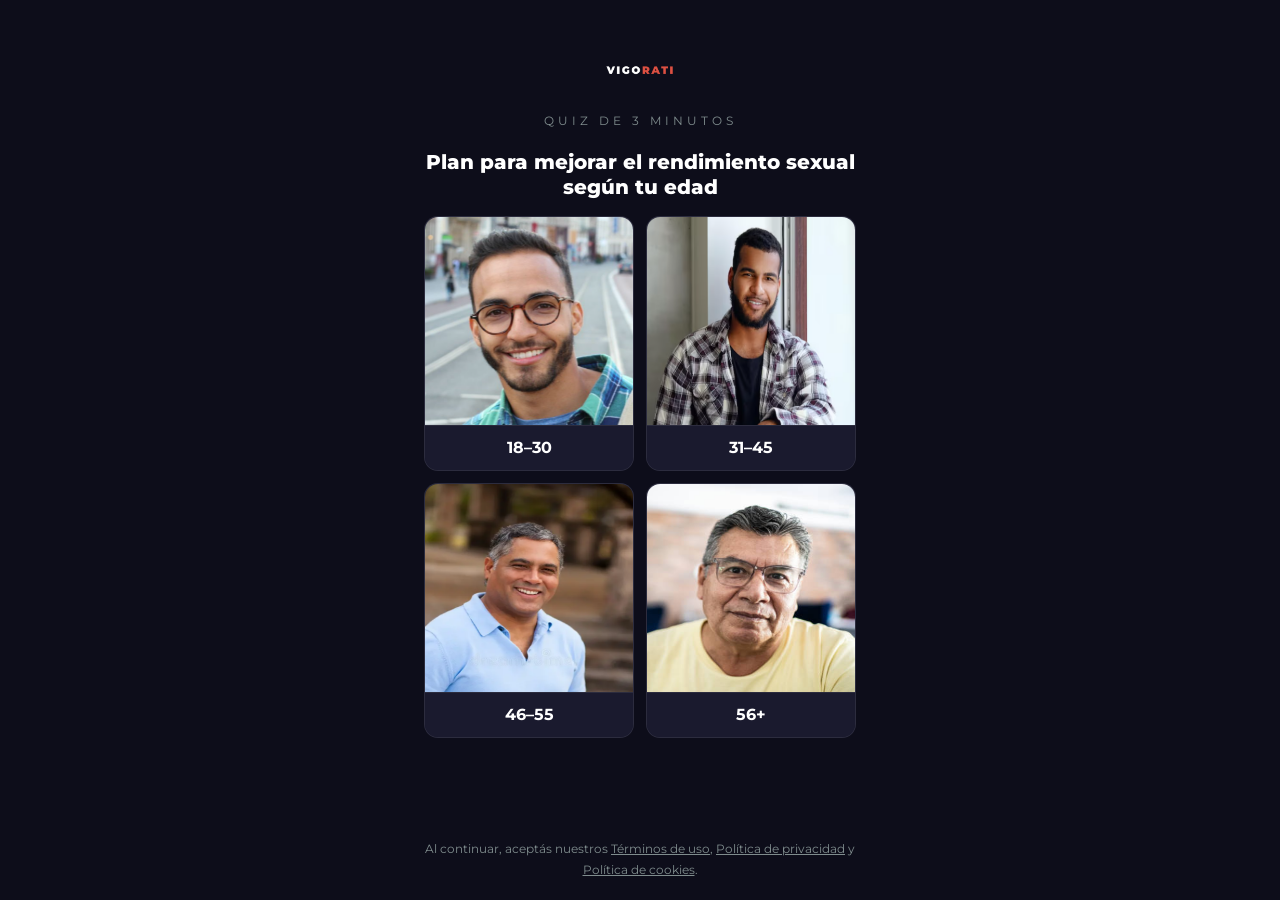
<file: index.html>
<!DOCTYPE html>
<html lang="es">
<head>
  <meta charset="UTF-8">
  <meta name="viewport" content="width=device-width, initial-scale=1.0, viewport-fit=cover">
  <meta name="robots" content="noindex, nofollow">
  <title>VIGORATI – Tu Plan Personal de Rendimiento Sexual</title>
  <meta name="description" content="Descubrí tu nivel de rendimiento sexual y obtené un plan personalizado de 4 semanas.">

  <meta property="og:title" content="VIGORATI – Plan Personalizado">
  <meta property="og:description" content="Quiz de 3 minutos para mejorar tu rendimiento sexual.">
  <meta property="og:type" content="website">

  <link rel="preconnect" href="https://fonts.googleapis.com">
  <link rel="preconnect" href="https://fonts.gstatic.com" crossorigin>
  <link href="https://fonts.googleapis.com/css2?family=Montserrat:wght@400;500;600;700;800;900&display=swap" rel="stylesheet">

  <!-- UTMify UTMs -->
  <script
    src="https://cdn.utmify.com.br/scripts/utms/latest.js"
    data-utmify-prevent-subids
    async
    defer
  ></script>
  <!-- End UTMify UTMs -->

  <!-- UTMify Pixel -->
  <script>
  window.pixelId = "6a555f32154035844376d140";
  var a = document.createElement("script");
  a.setAttribute("async", "");
  a.setAttribute("defer", "");
  a.setAttribute("src", "https://cdn.utmify.com.br/scripts/pixel/pixel.js");
  document.head.appendChild(a);
  </script>
  <!-- End UTMify Pixel -->

  <!-- Meta Pixel Code -->
  <script>
  !function(f,b,e,v,n,t,s)
  {if(f.fbq)return;n=f.fbq=function(){n.callMethod?
  n.callMethod.apply(n,arguments):n.queue.push(arguments)};
  if(!f._fbq)f._fbq=n;n.push=n;n.loaded=!0;n.version='2.0';
  n.queue=[];t=b.createElement(e);t.async=!0;
  t.src=v;s=b.getElementsByTagName(e)[0];
  s.parentNode.insertBefore(t,s)}(window, document,'script',
  'https://connect.facebook.net/en_US/fbevents.js');
  var _em = localStorage.getItem('vigorati_email') || '';
  fbq('init', '2136044947793861', _em ? { em: _em } : {});
  fbq('track', 'PageView');
  </script>
  <noscript><img height="1" width="1" style="display:none"
  src="https://www.facebook.com/tr?id=2136044947793861&ev=PageView&noscript=1"
  /></noscript>
  <!-- End Meta Pixel Code -->

  <link rel="stylesheet" href="assets/css/styles.css">

  <style>
    html, body { height: 100%; }
    #app { opacity: 1; transition: opacity 0.15s ease; }
  </style>
</head>
<body>
  <div id="app"></div>

  <script src="assets/js/score.js"></script>
  <script src="assets/js/quiz.js"></script>
</body>
</html>
</file>
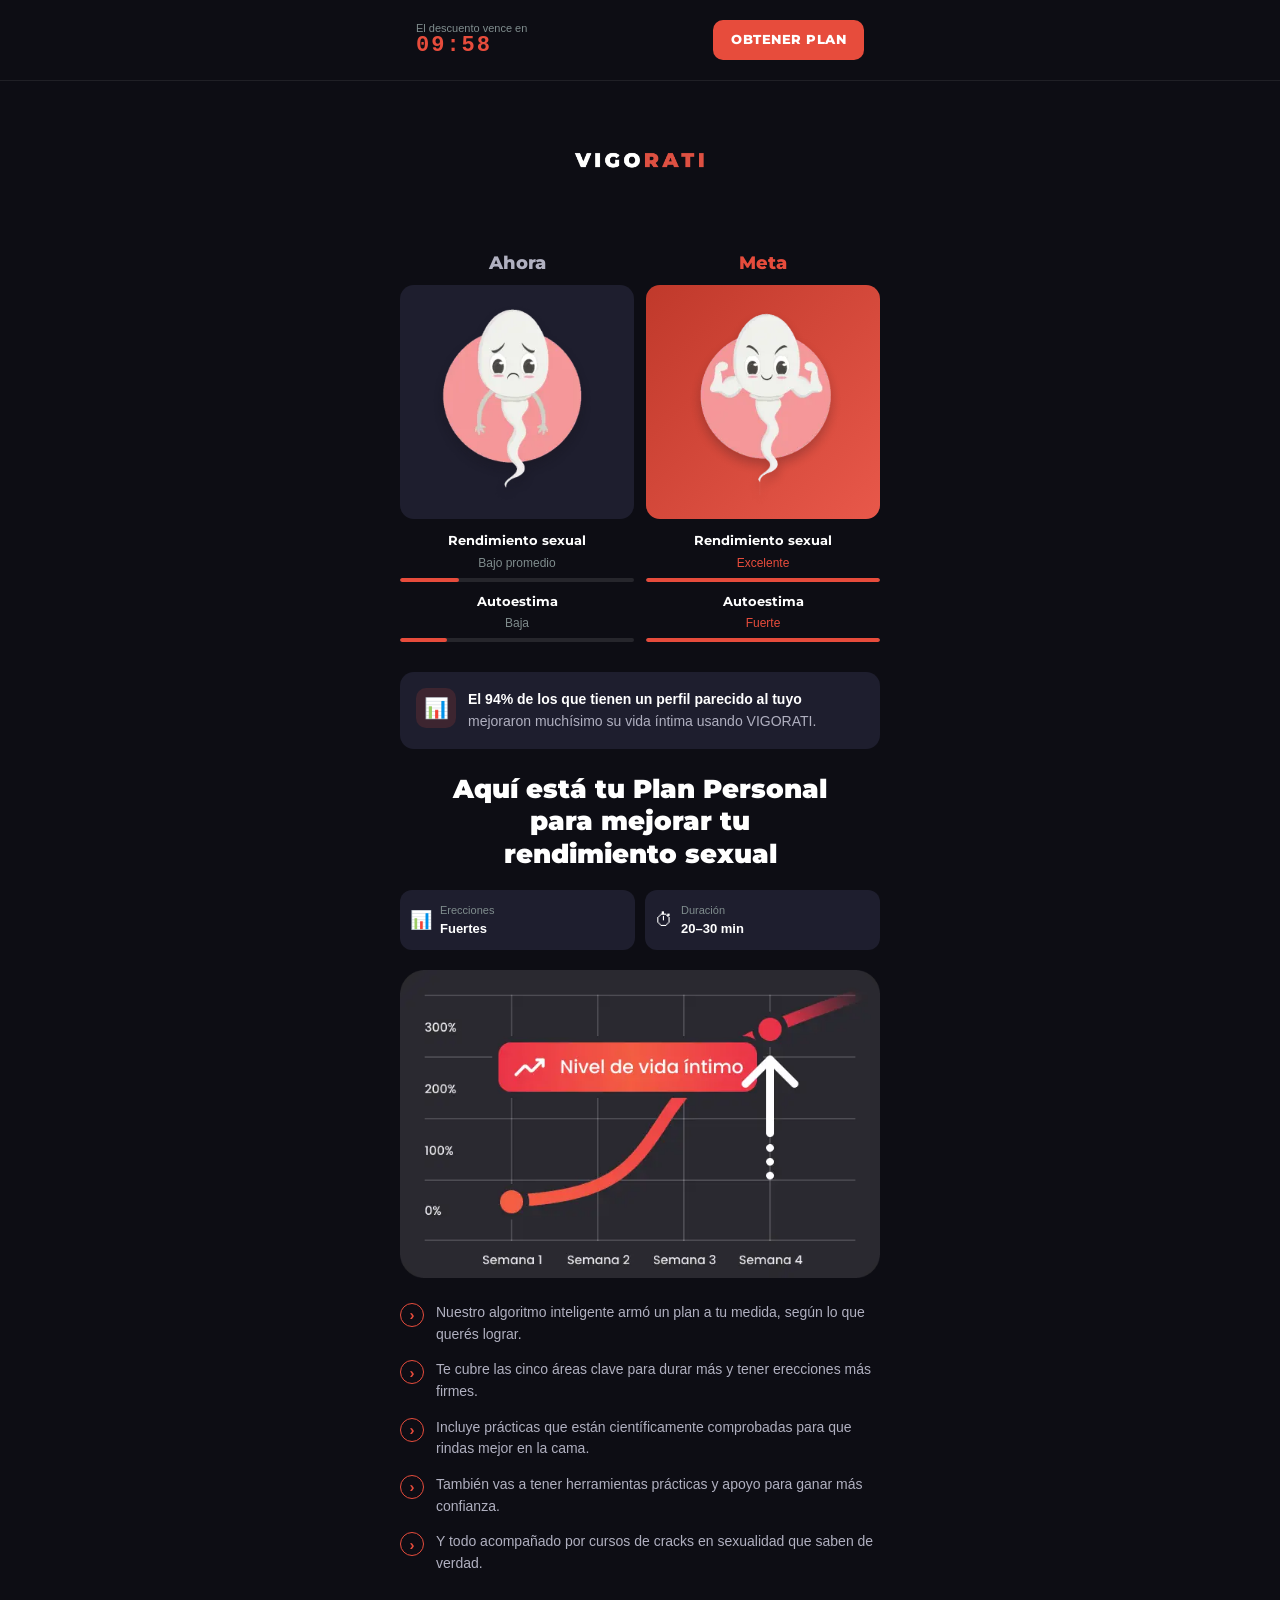
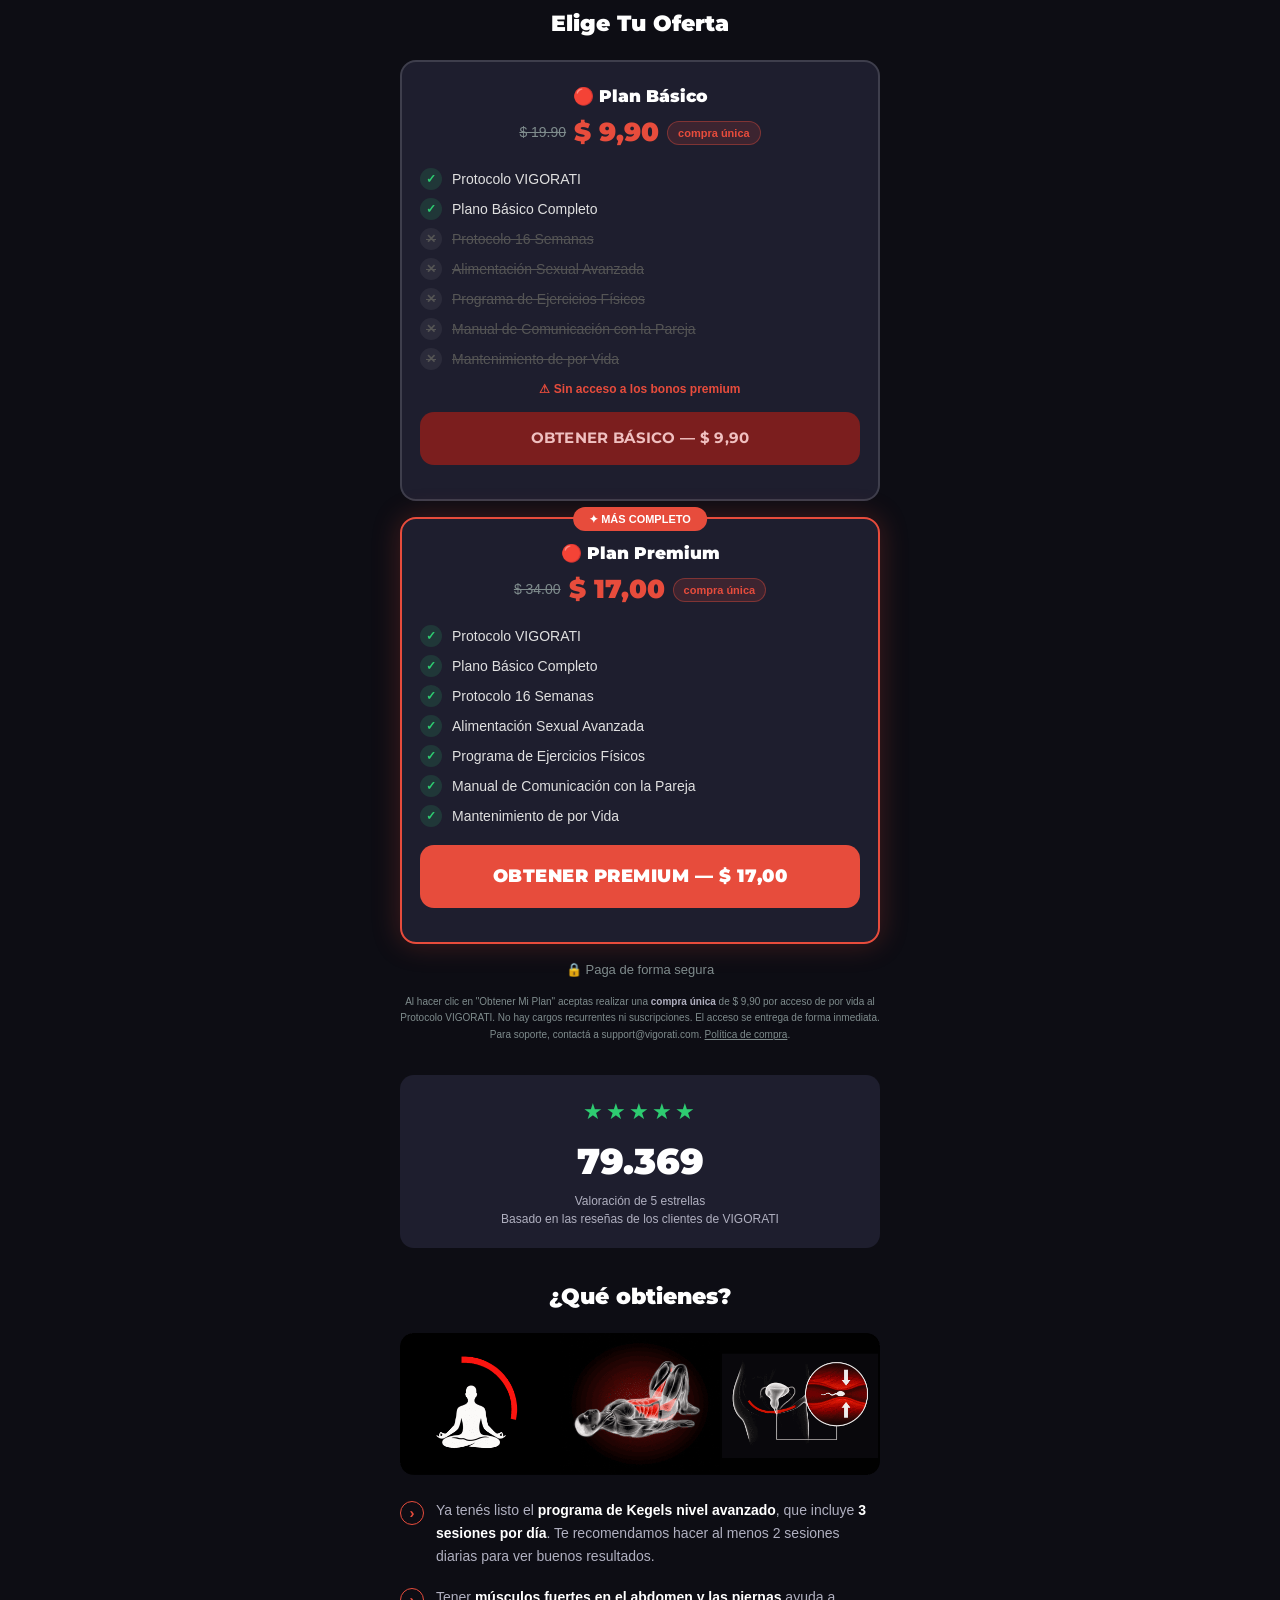
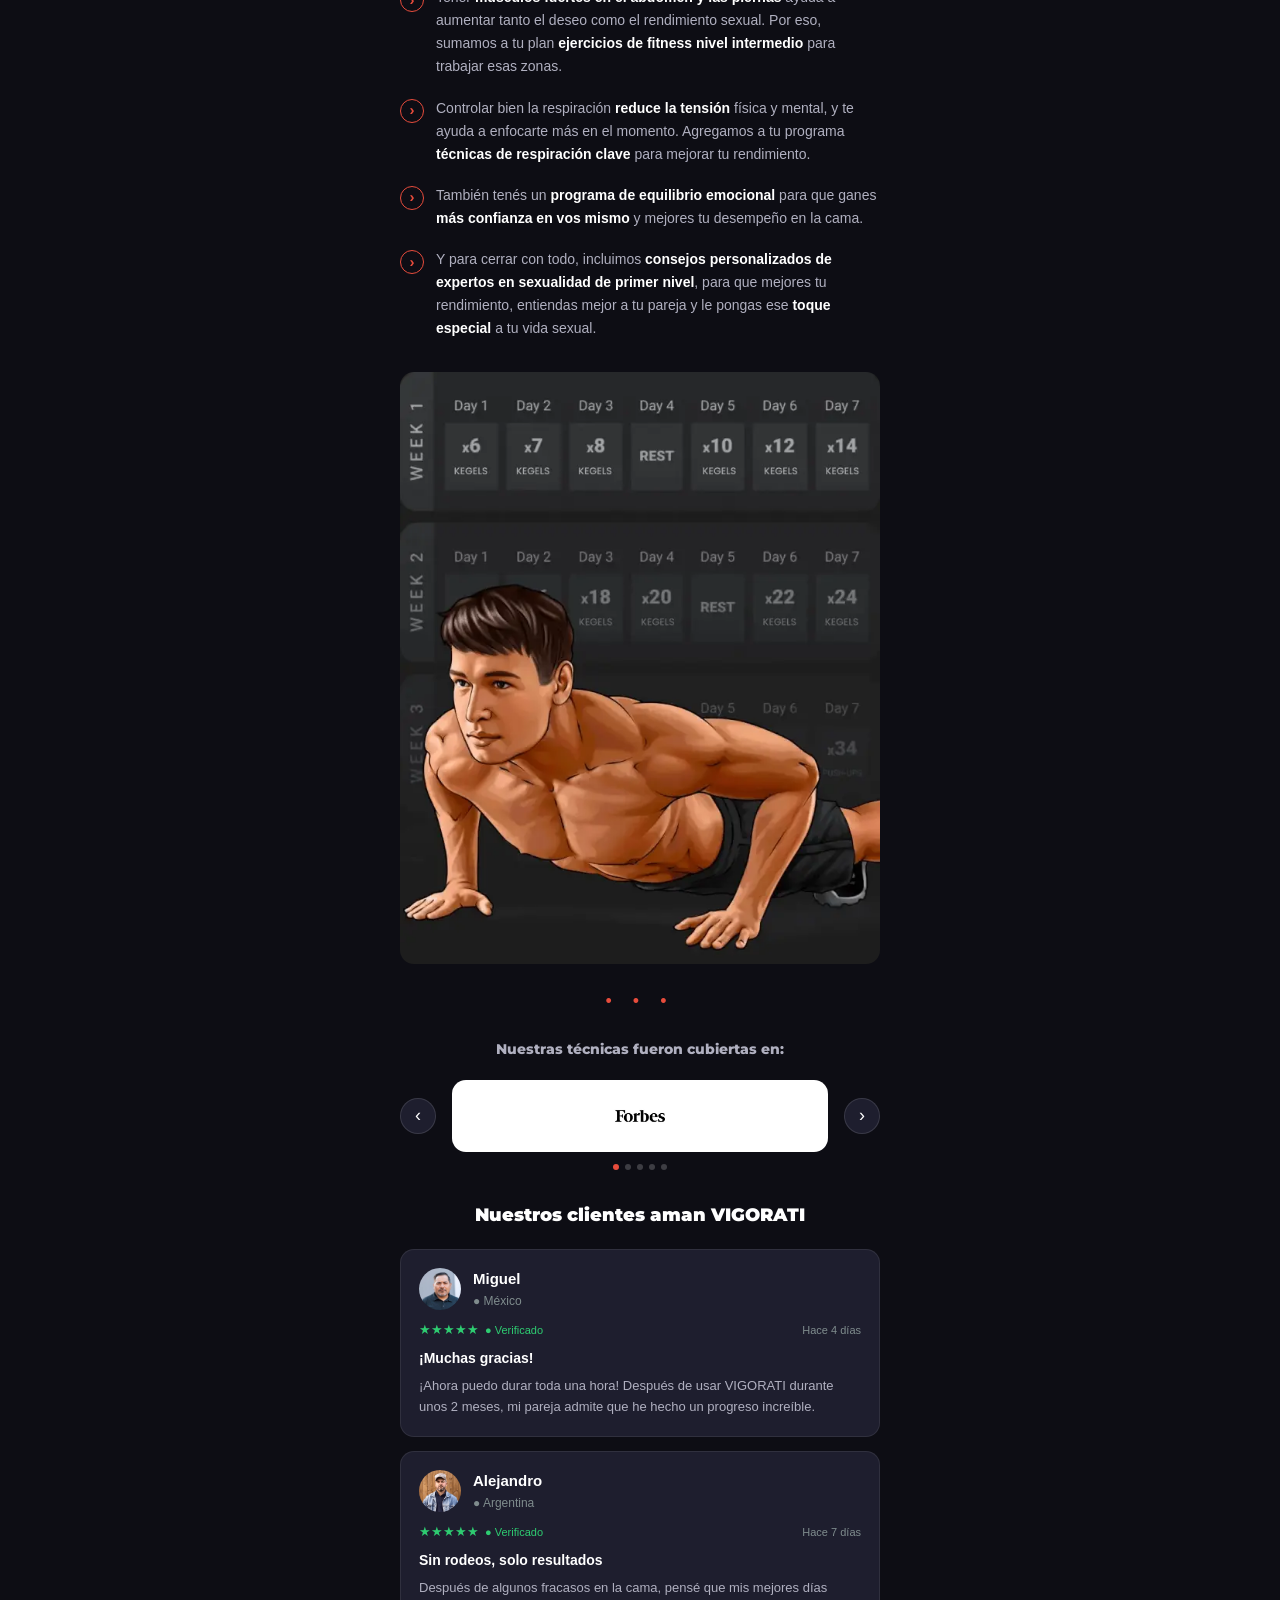
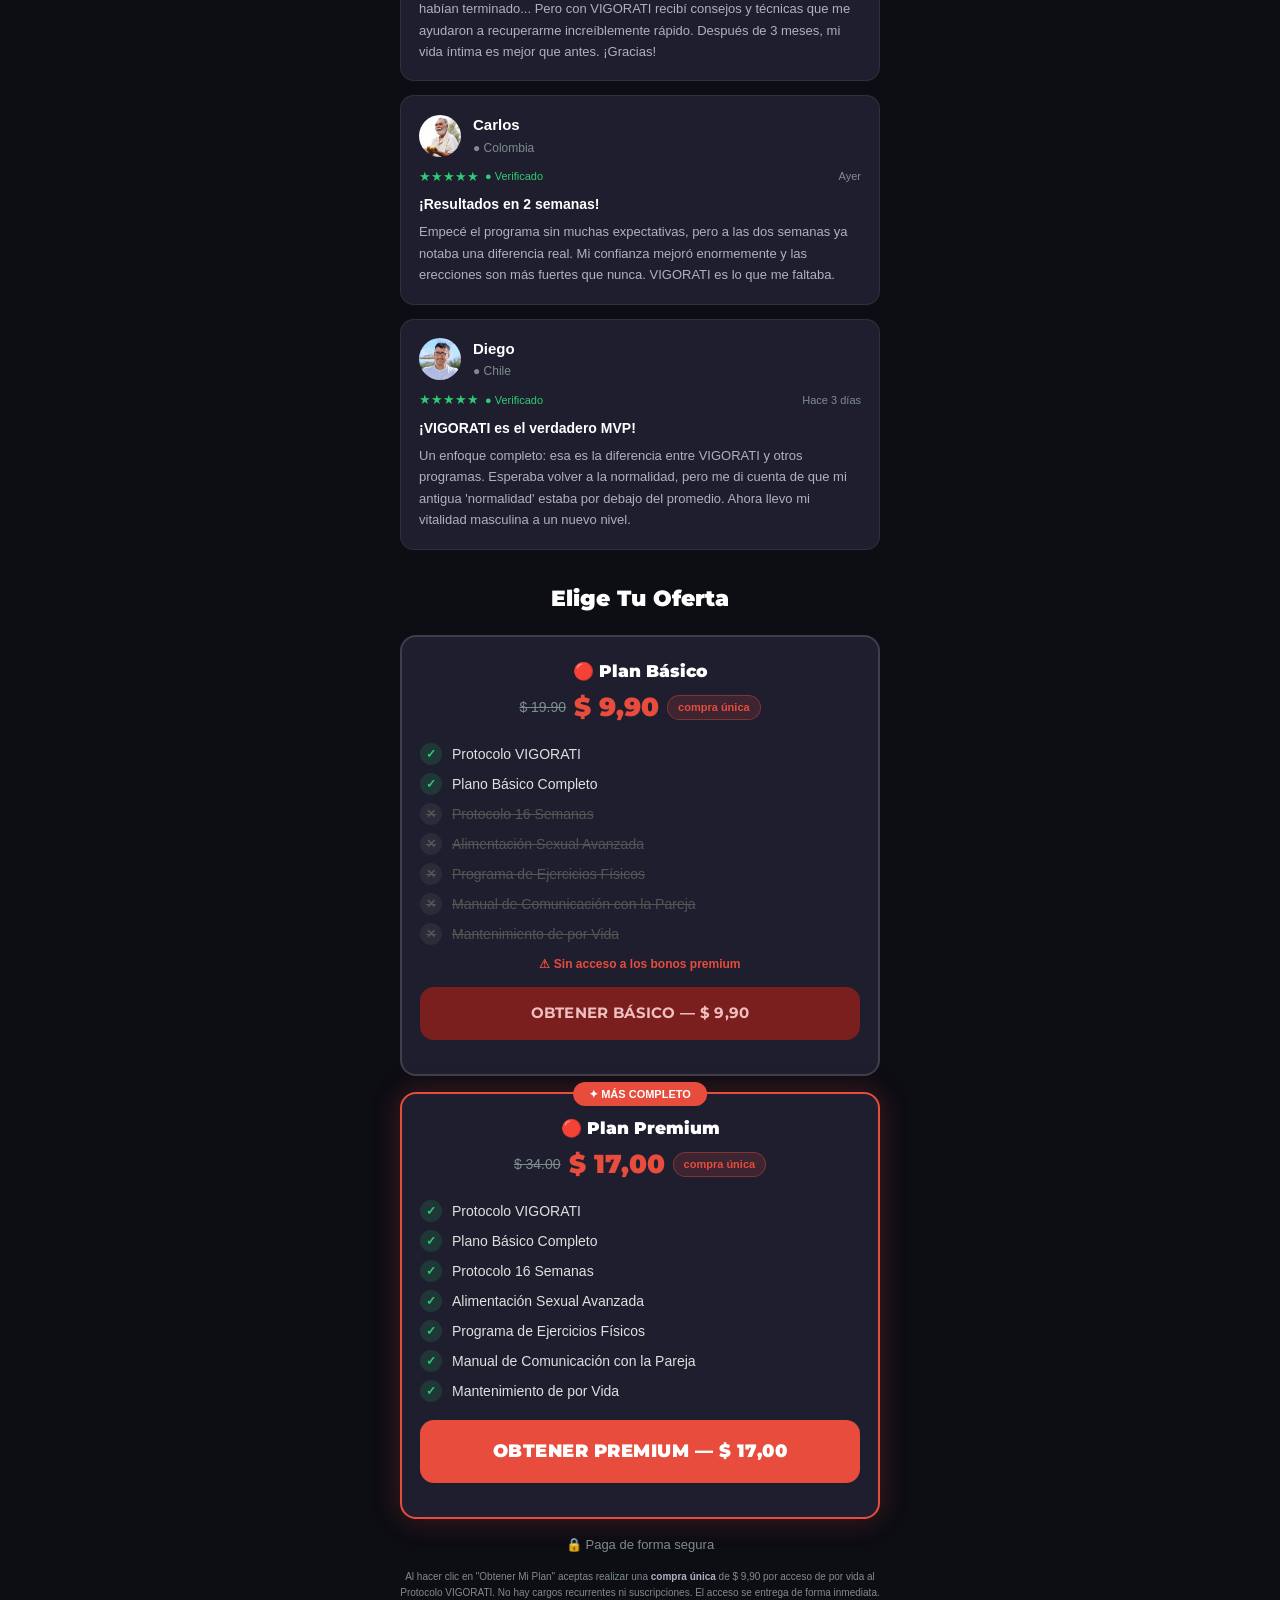
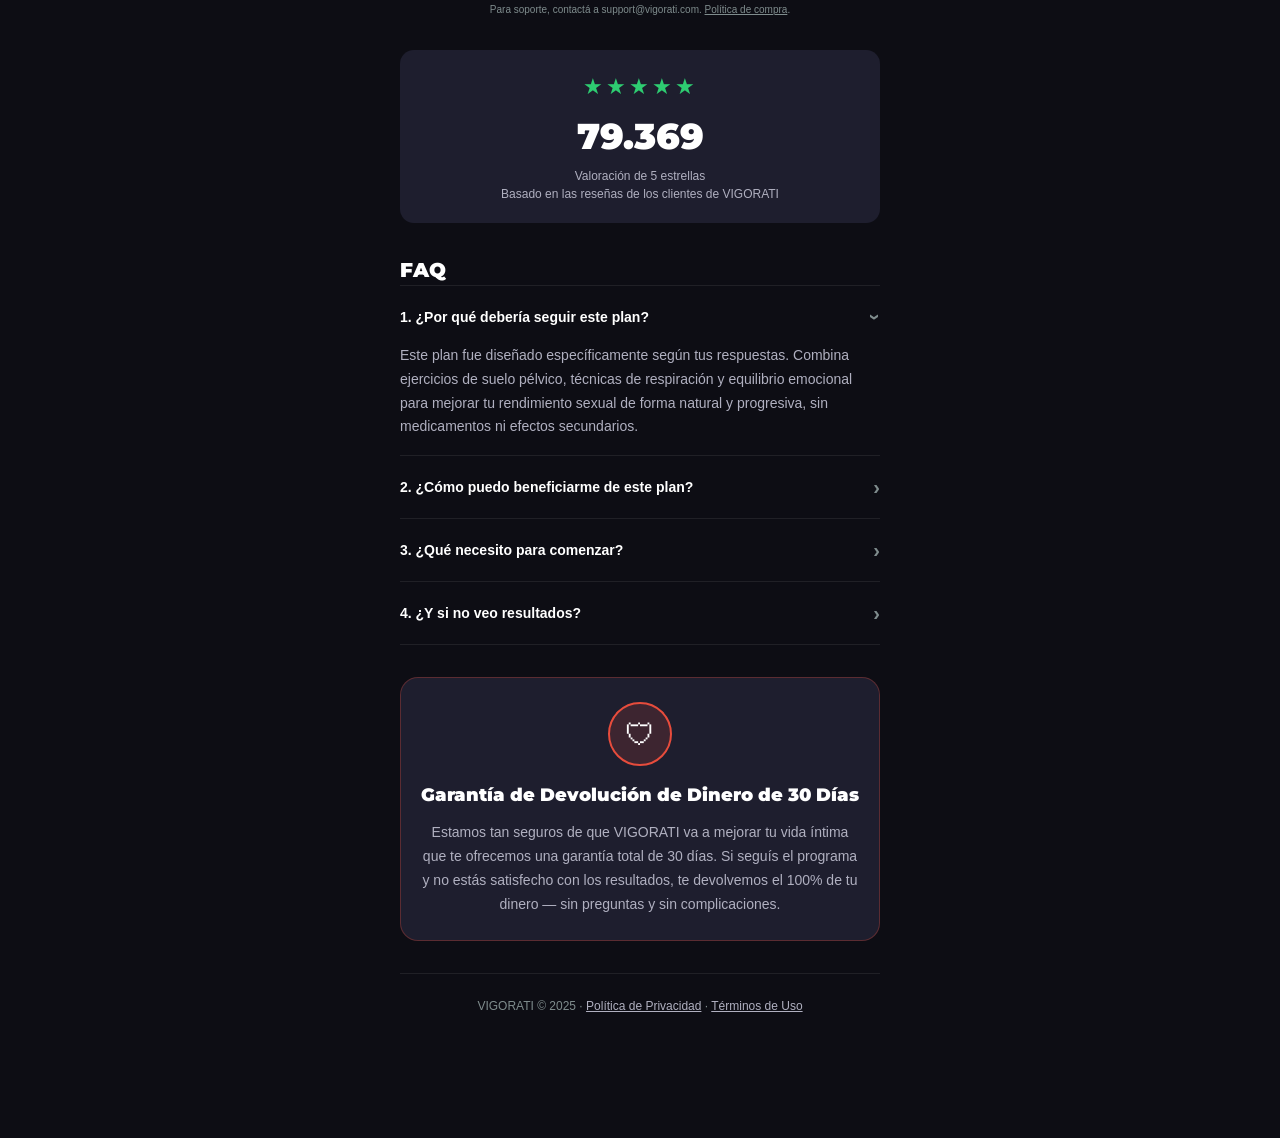
<file: oferta.html>
<!DOCTYPE html>
<html lang="es">
<head>
  <meta charset="UTF-8">
  <meta name="viewport" content="width=device-width, initial-scale=1.0">
  <meta name="robots" content="noindex, nofollow">
  <title>VIGORATI – Tu Plan Está Listo</title>
  <!-- UTMify UTMs -->
  <script
    src="https://cdn.utmify.com.br/scripts/utms/latest.js"
    data-utmify-prevent-subids
    async
    defer
  ></script>
  <!-- End UTMify UTMs -->

  <!-- UTMify Pixel -->
  <script>
  window.pixelId = "6a555f32154035844376d140";
  var a = document.createElement("script");
  a.setAttribute("async", "");
  a.setAttribute("defer", "");
  a.setAttribute("src", "https://cdn.utmify.com.br/scripts/pixel/pixel.js");
  document.head.appendChild(a);
  </script>
  <!-- End UTMify Pixel -->

  <!-- Meta Pixel Code -->
  <script>
  !function(f,b,e,v,n,t,s)
  {if(f.fbq)return;n=f.fbq=function(){n.callMethod?
  n.callMethod.apply(n,arguments):n.queue.push(arguments)};
  if(!f._fbq)f._fbq=n;n.push=n;n.loaded=!0;n.version='2.0';
  n.queue=[];t=b.createElement(e);t.async=!0;
  t.src=v;s=b.getElementsByTagName(e)[0];
  s.parentNode.insertBefore(t,s)}(window, document,'script',
  'https://connect.facebook.net/en_US/fbevents.js');
  var _em = localStorage.getItem('vigorati_email') || '';
  fbq('init', '2136044947793861', _em ? { em: _em } : {});
  fbq('track', 'PageView');
  </script>
  <noscript><img height="1" width="1" style="display:none"
  src="https://www.facebook.com/tr?id=2136044947793861&ev=PageView&noscript=1"
  /></noscript>
  <!-- End Meta Pixel Code -->

  <link rel="preconnect" href="https://fonts.googleapis.com">
  <link rel="preconnect" href="https://fonts.gstatic.com" crossorigin>
  <link href="https://fonts.googleapis.com/css2?family=Montserrat:wght@400;500;600;700;800;900&display=swap" rel="stylesheet">
  <link rel="stylesheet" href="assets/css/styles.css">
  <style>
    /* ── OFFER PAGE STYLES ── */
    body { background: #0d0d14; color: #fff; font-family: 'Inter', sans-serif; }

    /* HEADER */
    .offer-header {
      position: fixed; top: 0; left: 0; right: 0;
      background: #0d0d14; z-index: 100;
      border-bottom: 1px solid rgba(255,255,255,0.08);
    }
    .offer-header-inner {
      max-width: 480px; margin: 0 auto;
      display: flex; flex-direction: row;
      align-items: center; justify-content: space-between;
      padding: 10px 16px; gap: 12px;
    }
    .oh-left { display: flex; flex-direction: column; }
    .oh-label { font-size: 11px; color: #7f8c8d; line-height: 1.2; }
    .oh-timer {
      font-family: 'Montserrat', sans-serif;
      font-weight: 900; font-size: 22px;
      color: #e74c3c; letter-spacing: 2px; line-height: 1.1;
    }
    .oh-cta-btn {
      background: #e74c3c; color: #fff; border: none;
      border-radius: 10px; padding: 10px 18px;
      font-family: 'Montserrat', sans-serif;
      font-weight: 800; font-size: 13px;
      letter-spacing: 0.5px; cursor: pointer;
      text-decoration: none; display: inline-block;
      white-space: nowrap; transition: background 0.2s;
    }
    .oh-cta-btn:hover { background: #c0392b; }

    /* BODY */
    .offer-body { padding: 90px 20px 60px; }
    .offer-page { max-width: 480px; margin: 0 auto; text-align: center; }

    /* BEFORE / AFTER */
    .ba-section { margin-bottom: 20px; }
    .ba-row { display: flex; gap: 12px; }
    .ba-col { flex: 1; }
    .ba-label {
      font-family: 'Montserrat', sans-serif;
      font-weight: 800; font-size: 18px;
      color: #b0b0c0; text-align: center; margin-bottom: 8px;
    }
    .ba-label.accent { color: #e74c3c; }
    .ba-card {
      background: #1e1e2e; border-radius: 14px;
      aspect-ratio: 1/1; overflow: hidden;
      display: flex; align-items: center; justify-content: center;
      padding: 12px; margin-bottom: 12px;
    }
    .ba-card.red-bg { background: linear-gradient(135deg, #c0392b 0%, #e8584a 100%); }
    .ba-img { width: 100%; height: 100%; object-fit: contain; }
    .ba-stat { margin-bottom: 10px; text-align: center; }
    .ba-stat-label {
      display: block; font-family: 'Montserrat', sans-serif;
      font-weight: 700; font-size: 13px; color: #fff; margin-bottom: 3px;
    }
    .ba-stat-val { display: block; font-size: 12px; margin-bottom: 6px; }
    .ba-stat-val.dim { color: #7f8c8d; }
    .ba-stat-val.bright { color: #e74c3c; }
    .ba-bar { height: 4px; background: rgba(255,255,255,0.1); border-radius: 2px; overflow: hidden; }
    .ba-bar-fill { height: 100%; background: #e74c3c; border-radius: 2px; }

    /* SOCIAL PROOF CARD */
    .sp-card {
      background: #1e1e2e; border-radius: 14px;
      padding: 16px; display: flex; gap: 12px;
      align-items: flex-start; margin-bottom: 24px;
      text-align: left;
    }
    .sp-card-icon {
      width: 40px; height: 40px; flex-shrink: 0;
      background: rgba(231,76,60,0.15); border-radius: 10px;
      display: flex; align-items: center; justify-content: center; font-size: 20px;
    }
    .sp-card-text { font-size: 14px; color: #b0b0c0; line-height: 1.6; }
    .sp-card-text strong { color: #fff; }

    /* PLAN HEADLINE */
    .plan-headline {
      font-family: 'Montserrat', sans-serif; font-weight: 900;
      font-size: clamp(20px, 6vw, 26px); color: #fff;
      line-height: 1.25; margin-bottom: 20px;
    }

    /* STATS CHIPS */
    .stats-chips { display: flex; gap: 10px; margin-bottom: 20px; }
    .stat-chip {
      flex: 1; background: #1e1e2e; border-radius: 12px;
      padding: 12px 10px; display: flex; align-items: center; gap: 8px;
      text-align: left;
    }
    .stat-chip-icon { font-size: 18px; flex-shrink: 0; }
    .stat-chip-label { font-size: 11px; color: #7f8c8d; display: block; }
    .stat-chip-val { font-size: 13px; font-weight: 700; color: #fff; display: block; }

    /* CHART */
    .offer-chart { width: 100%; border-radius: 14px; display: block; margin-bottom: 24px; }

    /* PLAN BULLETS */
    .plan-bullets { list-style: none; margin-bottom: 32px; display: flex; flex-direction: column; gap: 14px; text-align: left; }
    .plan-bullets li { display: flex; align-items: flex-start; gap: 12px; font-size: 14px; color: #b0b0c0; line-height: 1.55; }
    .pb-icon {
      width: 24px; height: 24px; flex-shrink: 0; margin-top: 1px;
      border-radius: 50%; border: 1.5px solid #e74c3c; color: #e74c3c;
      display: flex; align-items: center; justify-content: center;
      font-size: 15px; font-weight: 700;
    }

    /* PRODUCT CARD (single purchase) */
    .product-card {
      background: #1e1e2e; border: 2px solid #e74c3c;
      border-radius: 16px; padding: 20px 18px;
      margin-bottom: 16px; position: relative;
    }
    .product-badge {
      position: absolute; top: -12px; left: 50%; transform: translateX(-50%);
      background: #e74c3c; color: #fff; font-size: 11px; font-weight: 700;
      padding: 4px 14px; border-radius: 20px; white-space: nowrap;
    }
    .product-name {
      font-family: 'Montserrat', sans-serif; font-weight: 900;
      font-size: 18px; color: #fff; margin-bottom: 12px;
    }
    .product-price-row {
      display: flex; align-items: center; justify-content: center;
      gap: 10px; flex-wrap: wrap; margin-bottom: 8px;
    }
    .product-price-old {
      font-size: 15px; color: #7f8c8d; text-decoration: line-through;
    }
    .product-price {
      font-family: 'Montserrat', sans-serif; font-weight: 900;
      font-size: 28px; color: #e74c3c;
    }
    .product-price-type {
      background: rgba(231,76,60,0.15); color: #e74c3c;
      font-size: 11px; font-weight: 700; border-radius: 20px;
      padding: 3px 10px; border: 1px solid rgba(231,76,60,0.4);
    }
    .local-price {
      font-size: 13px; color: #b0b0c0; margin-top: 4px;
      display: none;
    }

    /* PLAN SELECTOR */
    .elige-titulo {
      font-family: 'Montserrat', sans-serif; font-weight: 900;
      font-size: 22px; color: #fff; text-align: center;
      margin: 32px 0 20px;
    }
    .plan-selector {
      display: flex; flex-direction: column; gap: 16px; margin-bottom: 16px;
    }
    .plan-option {
      background: #1e1e2e; border: 2px solid rgba(255,255,255,0.14);
      border-radius: 16px; padding: 22px 18px 18px; position: relative;
    }
    .plan-option.popular {
      background: #1e1e2e; border-color: #e74c3c;
      box-shadow: 0 0 28px rgba(231,76,60,0.25);
    }
    .plan-basic-note {
      font-size: 12px; color: #e74c3c; text-align: center;
      margin: -8px 0 14px; font-weight: 600;
    }
    .cta-basic-btn {
      display: block; width: 100%; background: #7b1e1e;
      color: #f0c0c0; border: none; border-radius: 14px;
      padding: 15px; text-align: center;
      font-family: 'Montserrat', sans-serif; font-weight: 700; font-size: 15px;
      letter-spacing: 0.3px; cursor: pointer; text-decoration: none;
      margin-bottom: 16px; transition: background 0.2s;
    }
    .cta-basic-btn:hover { background: #9b2a2a; }
    .plan-popular-badge {
      position: absolute; top: -12px; left: 50%; transform: translateX(-50%);
      background: #e74c3c; color: #fff; font-size: 11px; font-weight: 700;
      padding: 4px 16px; border-radius: 20px; white-space: nowrap;
    }
    .plan-name {
      font-family: 'Montserrat', sans-serif; font-weight: 900;
      font-size: 17px; color: #fff; text-align: center; margin-bottom: 4px;
    }
    .plan-price-row {
      display: flex; align-items: center; justify-content: center;
      gap: 8px; flex-wrap: wrap; margin-bottom: 16px;
    }
    .plan-price-old { font-size: 14px; color: #7f8c8d; text-decoration: line-through; }
    .plan-price {
      font-family: 'Montserrat', sans-serif; font-weight: 900;
      font-size: 26px; color: #e74c3c;
    }
    .plan-price-type {
      background: rgba(231,76,60,0.15); color: #e74c3c;
      font-size: 11px; font-weight: 700; border-radius: 20px;
      padding: 3px 10px; border: 1px solid rgba(231,76,60,0.4);
    }
    .plan-features {
      list-style: none; padding: 0; margin: 0 0 18px; display: flex; flex-direction: column; gap: 8px;
    }
    .plan-feature {
      display: flex; align-items: center; gap: 10px;
      font-size: 14px; font-weight: 500;
    }
    .plan-feature.included { color: #e0e0e0; }
    .plan-feature.excluded { color: #555; text-decoration: line-through; }
    .feat-icon {
      width: 22px; height: 22px; border-radius: 50%; display: flex;
      align-items: center; justify-content: center;
      font-size: 12px; font-weight: 900; flex-shrink: 0;
    }
    .plan-feature.included .feat-icon { background: rgba(46,204,113,0.15); color: #2ecc71; }
    .plan-feature.excluded .feat-icon { background: rgba(255,255,255,0.06); color: #555; }
    .plan-local-price { font-size: 12px; color: #b0b0c0; text-align: center; margin-top: -10px; margin-bottom: 14px; display: none; }

    /* CTA BUTTON */
    @keyframes ctaPulse {
      0%, 100% { transform: scale(1); box-shadow: 0 0 0 0 rgba(231,76,60,0.55); }
      50%       { transform: scale(1.03); box-shadow: 0 0 0 12px rgba(231,76,60,0); }
    }
    .cta-main-btn {
      display: block; width: 100%; background: #e74c3c;
      color: #fff; border: none; border-radius: 14px;
      padding: 18px; text-align: center;
      font-family: 'Montserrat', sans-serif; font-weight: 900; font-size: 18px;
      letter-spacing: 0.5px; cursor: pointer; text-decoration: none;
      margin-bottom: 16px;
      animation: ctaPulse 1.8s ease-in-out infinite;
    }
    .cta-main-btn:hover { background: #c0392b; animation: none; transform: scale(1.03); }
    .cta-main-btn:active { transform: scale(0.98); animation: none; }

    /* PAYMENT TRUST */
    .pay-trust { text-align: center; }
    .pay-trust-label {
      font-size: 13px; color: #7f8c8d;
      display: flex; align-items: center; justify-content: center;
      gap: 6px; margin-bottom: 10px;
    }
    .pay-logos {
      display: flex; align-items: center; justify-content: center;
      gap: 7px; flex-wrap: wrap; margin-bottom: 8px;
    }
    .pay-logo {
      background: #fff; border-radius: 6px; padding: 4px 9px;
      font-size: 11px; font-weight: 800; color: #1a1a2e; height: 28px;
      display: flex; align-items: center; justify-content: center;
      min-width: 42px; letter-spacing: 0.3px;
    }

    /* LEGAL TEXT */
    .legal-text {
      font-size: 10px; color: #7f8c8d; line-height: 1.65;
      margin-top: 14px; margin-bottom: 32px;
    }
    .legal-text a { color: #7f8c8d; text-decoration: underline; }

    /* RATING BLOCK */
    .rating-block {
      background: #1e1e2e; border-radius: 14px;
      padding: 20px; margin-bottom: 32px;
    }
    .rating-stars { font-size: 22px; color: #2ecc71; margin-bottom: 6px; letter-spacing: 3px; }
    .rating-number { font-family: 'Montserrat', sans-serif; font-weight: 900; font-size: 36px; color: #fff; margin-bottom: 4px; }
    .rating-label { font-size: 12px; color: #b0b0c0; line-height: 1.5; }

    /* SECTION HEADING */
    .section-head { font-family: 'Montserrat', sans-serif; font-weight: 900; font-size: 22px; color: #fff; margin-bottom: 20px; }

    /* FULL-WIDTH IMAGE */
    .offer-full-img { width: 100%; border-radius: 14px; display: block; margin-bottom: 24px; }

    /* DETAIL BULLETS */
    .detail-bullets { list-style: none; display: flex; flex-direction: column; gap: 18px; margin-bottom: 32px; text-align: left; }
    .detail-bullets li { display: flex; gap: 12px; align-items: flex-start; font-size: 14px; color: #b0b0c0; line-height: 1.65; }
    .db-icon {
      width: 24px; height: 24px; flex-shrink: 0; margin-top: 2px;
      border-radius: 50%; border: 1.5px solid #e74c3c; color: #e74c3c;
      display: flex; align-items: center; justify-content: center;
      font-size: 15px; font-weight: 700;
    }
    .detail-bullets strong { color: #fff; }

    /* DOTS DIVIDER */
    .dots-div { font-size: 18px; color: #e74c3c; letter-spacing: 8px; margin-bottom: 24px; }

    /* INSTITUTION CAROUSEL */
    .institutions { margin-bottom: 32px; }
    .institutions-title {
      font-family: 'Montserrat', sans-serif; font-weight: 800;
      font-size: 14px; color: #b0b0c0; margin-bottom: 20px;
    }
    .inst-carousel { display: flex; align-items: center; justify-content: center; gap: 16px; }
    .inst-arrow {
      width: 36px; height: 36px; border-radius: 50%;
      background: #1e1e2e; border: 1px solid rgba(255,255,255,0.12);
      color: #fff; font-size: 18px; cursor: pointer; flex-shrink: 0;
      display: flex; align-items: center; justify-content: center;
      transition: background 0.2s;
    }
    .inst-arrow:hover { background: #2a2a3e; }
    .inst-display {
      flex: 1; display: flex; align-items: center; justify-content: center;
    }
    .inst-item {
      background: #fff; border-radius: 14px;
      padding: 16px 28px; min-height: 72px;
      display: none; align-items: center; justify-content: center;
      width: 100%;
    }
    .inst-item.active { display: flex; }
    .inst-item img { max-height: 36px; max-width: 180px; width: auto; object-fit: contain; display: block; }
    .inst-dots { display: flex; justify-content: center; gap: 6px; margin-top: 12px; }
    .inst-dot {
      width: 6px; height: 6px; border-radius: 50%;
      background: rgba(255,255,255,0.2); transition: background 0.2s;
    }
    .inst-dot.active { background: #e74c3c; }

    /* REVIEWS */
    .reviews-heading { font-family: 'Montserrat', sans-serif; font-weight: 900; font-size: 18px; color: #fff; margin-bottom: 20px; }
    .review-cards { display: flex; flex-direction: column; gap: 14px; margin-bottom: 32px; text-align: left; }
    .review-card { background: #1e1e2e; border-radius: 14px; padding: 18px; border: 1px solid rgba(255,255,255,0.08); }
    .review-header { display: flex; align-items: center; gap: 12px; margin-bottom: 10px; }
    .review-avatar {
      width: 42px; height: 42px; border-radius: 50%; background: #7f8c8d;
      display: flex; align-items: center; justify-content: center;
      overflow: hidden; flex-shrink: 0;
      font-family: 'Montserrat', sans-serif; font-weight: 900; font-size: 16px; color: #fff; flex-shrink: 0;
    }
    .review-name { font-weight: 700; font-size: 15px; color: #fff; }
    .review-info { font-size: 12px; color: #7f8c8d; margin-top: 2px; }
    .review-meta-row { display: flex; align-items: center; justify-content: space-between; margin-bottom: 8px; }
    .review-stars-wrap { display: flex; align-items: center; gap: 6px; }
    .review-stars { color: #2ecc71; font-size: 13px; }
    .review-verified { font-size: 11px; color: #2ecc71; }
    .review-date { font-size: 11px; color: #7f8c8d; }
    .review-title { font-weight: 700; font-size: 14px; color: #fff; margin-bottom: 6px; }
    .review-body { font-size: 13px; color: #b0b0c0; line-height: 1.65; }

    /* FAQ */
    .faq-section { margin-bottom: 32px; text-align: left; }
    .faq-section details { border-bottom: 1px solid rgba(255,255,255,0.08); padding: 16px 0; }
    .faq-section details:first-child { border-top: 1px solid rgba(255,255,255,0.08); }
    .faq-section summary {
      font-weight: 600; font-size: 14px; color: #fff; cursor: pointer;
      list-style: none; display: flex; justify-content: space-between; align-items: center; gap: 12px;
    }
    .faq-section summary::-webkit-details-marker { display: none; }
    .faq-arrow { font-size: 20px; color: #7f8c8d; flex-shrink: 0; display: inline-block; transition: transform 0.25s; }
    .faq-section details[open] .faq-arrow { transform: rotate(90deg); }
    .faq-body { font-size: 14px; color: #b0b0c0; line-height: 1.7; padding-top: 12px; }

    /* GUARANTEE */
    .guarantee-card {
      background: #1e1e2e; border-radius: 18px; padding: 24px 20px;
      margin-bottom: 32px; border: 1px solid rgba(231,76,60,0.3);
    }
    .guarantee-badge {
      width: 64px; height: 64px; border-radius: 50%;
      background: rgba(231,76,60,0.15); border: 2px solid #e74c3c;
      display: flex; align-items: center; justify-content: center;
      font-size: 30px; margin: 0 auto 16px;
    }
    .guarantee-title { font-family: 'Montserrat', sans-serif; font-weight: 900; font-size: 18px; color: #fff; margin-bottom: 12px; }
    .guarantee-body { font-size: 14px; color: #b0b0c0; line-height: 1.7; }

    /* FOOTER */
    .offer-footer {
      font-size: 12px; color: #7f8c8d; line-height: 2;
      border-top: 1px solid rgba(255,255,255,0.08); padding-top: 20px;
    }
    .offer-footer a { color: #b0b0c0; text-decoration: underline; }

    @media (min-width: 480px) {
      .offer-body { padding-left: 24px; padding-right: 24px; }
    }
  </style>
</head>
<body>

  <!-- STICKY HEADER -->
  <header class="offer-header">
    <div class="offer-header-inner">
      <div class="oh-left">
        <span class="oh-label">El descuento vence en</span>
        <span class="oh-timer" id="countdown">10:00</span>
      </div>
      <a href="#checkout" class="oh-cta-btn" id="header-cta-btn">OBTENER PLAN</a>
    </div>
  </header>

  <div class="offer-body">
    <div class="offer-page">

      <!-- LOGO -->
      <img src="VIGORATI - LOGO.png" alt="VIGORATI" style="display:block; margin:0 auto 20px; height:140px; width:auto; object-fit:contain;">

      <!-- BEFORE / AFTER -->
      <section class="ba-section">
        <div class="ba-row">
          <div class="ba-col">
            <p class="ba-label">Ahora</p>
            <div class="ba-card">
              <img src="OfferBefore.webp" alt="Ahora" class="ba-img">
            </div>
            <div class="ba-stat">
              <span class="ba-stat-label">Rendimiento sexual</span>
              <span class="ba-stat-val dim">Bajo promedio</span>
              <div class="ba-bar"><div class="ba-bar-fill" style="width:25%"></div></div>
            </div>
            <div class="ba-stat">
              <span class="ba-stat-label">Autoestima</span>
              <span class="ba-stat-val dim">Baja</span>
              <div class="ba-bar"><div class="ba-bar-fill" style="width:20%"></div></div>
            </div>
          </div>
          <div class="ba-col">
            <p class="ba-label accent">Meta</p>
            <div class="ba-card red-bg">
              <img src="OfferAfter.webp" alt="Meta" class="ba-img">
            </div>
            <div class="ba-stat">
              <span class="ba-stat-label">Rendimiento sexual</span>
              <span class="ba-stat-val bright">Excelente</span>
              <div class="ba-bar"><div class="ba-bar-fill" style="width:100%"></div></div>
            </div>
            <div class="ba-stat">
              <span class="ba-stat-label">Autoestima</span>
              <span class="ba-stat-val bright">Fuerte</span>
              <div class="ba-bar"><div class="ba-bar-fill" style="width:100%"></div></div>
            </div>
          </div>
        </div>
      </section>

      <!-- SOCIAL PROOF CARD -->
      <div class="sp-card">
        <div class="sp-card-icon">📊</div>
        <p class="sp-card-text"><strong>El 94% de los que tienen un perfil parecido al tuyo</strong> mejoraron muchísimo su vida íntima usando VIGORATI.</p>
      </div>

      <!-- PLAN HEADLINE -->
      <h1 class="plan-headline">Aquí está tu Plan Personal<br>para mejorar tu<br>rendimiento sexual</h1>

      <!-- STATS CHIPS -->
      <div class="stats-chips">
        <div class="stat-chip">
          <span class="stat-chip-icon">📊</span>
          <div>
            <span class="stat-chip-label">Erecciones</span>
            <span class="stat-chip-val">Fuertes</span>
          </div>
        </div>
        <div class="stat-chip">
          <span class="stat-chip-icon">⏱</span>
          <div>
            <span class="stat-chip-label">Duración</span>
            <span class="stat-chip-val">20–30 min</span>
          </div>
        </div>
      </div>

      <!-- CHART -->
      <img src="Offer_chart.webp" alt="Progreso de 4 semanas" class="offer-chart">

      <!-- PLAN BULLETS -->
      <ul class="plan-bullets">
        <li><span class="pb-icon">›</span>Nuestro algoritmo inteligente armó un plan a tu medida, según lo que querés lograr.</li>
        <li><span class="pb-icon">›</span>Te cubre las cinco áreas clave para durar más y tener erecciones más firmes.</li>
        <li><span class="pb-icon">›</span>Incluye prácticas que están científicamente comprobadas para que rindas mejor en la cama.</li>
        <li><span class="pb-icon">›</span>También vas a tener herramientas prácticas y apoyo para ganar más confianza.</li>
        <li><span class="pb-icon">›</span>Y todo acompañado por cursos de cracks en sexualidad que saben de verdad.</li>
      </ul>

      <!-- FIRST CTA BLOCK -->
      <section id="checkout">
        <h2 class="elige-titulo">Elige Tu Oferta</h2>
        <div class="plan-selector">

          <!-- PLAN BÁSICO $9.90 -->
          <div class="plan-option">
            <div class="plan-name">🔴 Plan Básico</div>
            <div class="plan-price-row">
              <span class="plan-price-old">$ 19.90</span>
              <span class="plan-price">$ 9,90</span>
              <span class="plan-price-type">compra única</span>
            </div>
            <div class="plan-local-price" id="local-price-1a"></div>
            <ul class="plan-features">
              <li class="plan-feature included"><span class="feat-icon">✓</span>Protocolo VIGORATI</li>
              <li class="plan-feature included"><span class="feat-icon">✓</span>Plano Básico Completo</li>
              <li class="plan-feature excluded"><span class="feat-icon">✕</span>Protocolo 16 Semanas</li>
              <li class="plan-feature excluded"><span class="feat-icon">✕</span>Alimentación Sexual Avanzada</li>
              <li class="plan-feature excluded"><span class="feat-icon">✕</span>Programa de Ejercicios Físicos</li>
              <li class="plan-feature excluded"><span class="feat-icon">✕</span>Manual de Comunicación con la Pareja</li>
              <li class="plan-feature excluded"><span class="feat-icon">✕</span>Mantenimiento de por Vida</li>
            </ul>
            <p class="plan-basic-note">⚠ Sin acceso a los bonos premium</p>
            <a href="https://pay.hotmart.com/O106564210J" class="cta-basic-btn">OBTENER BÁSICO — $ 9,90</a>
          </div>

          <!-- PLAN PREMIUM $17 -->
          <div class="plan-option popular">
            <span class="plan-popular-badge">✦ MÁS COMPLETO</span>
            <div class="plan-name">🔴 Plan Premium</div>
            <div class="plan-price-row">
              <span class="plan-price-old">$ 34.00</span>
              <span class="plan-price">$ 17,00</span>
              <span class="plan-price-type">compra única</span>
            </div>
            <div class="plan-local-price" id="local-price-1b"></div>
            <ul class="plan-features">
              <li class="plan-feature included"><span class="feat-icon">✓</span>Protocolo VIGORATI</li>
              <li class="plan-feature included"><span class="feat-icon">✓</span>Plano Básico Completo</li>
              <li class="plan-feature included"><span class="feat-icon">✓</span>Protocolo 16 Semanas</li>
              <li class="plan-feature included"><span class="feat-icon">✓</span>Alimentación Sexual Avanzada</li>
              <li class="plan-feature included"><span class="feat-icon">✓</span>Programa de Ejercicios Físicos</li>
              <li class="plan-feature included"><span class="feat-icon">✓</span>Manual de Comunicación con la Pareja</li>
              <li class="plan-feature included"><span class="feat-icon">✓</span>Mantenimiento de por Vida</li>
            </ul>
            <a href="https://pay.hotmart.com/O106564210J?off=bzf0dunk" class="cta-main-btn">OBTENER PREMIUM — $ 17,00</a>
          </div>

        </div>
        <div class="pay-trust">
          <div class="pay-trust-label">🔒 Paga de forma segura</div>
        </div>
      </section>

      <p class="legal-text">
        Al hacer clic en "Obtener Mi Plan" aceptas realizar una <strong style="color:#b0b0c0;">compra única</strong> de $ 9,90 por acceso de por vida al Protocolo VIGORATI. No hay cargos recurrentes ni suscripciones. El acceso se entrega de forma inmediata. Para soporte, contactá a support@vigorati.com. <a href="#">Política de compra</a>.
      </p>

      <!-- RATING BLOCK 1 -->
      <div class="rating-block">
        <div class="rating-stars">★★★★★</div>
        <div class="rating-number">79.369</div>
        <div class="rating-label">Valoración de 5 estrellas<br>Basado en las reseñas de los clientes de VIGORATI</div>
      </div>

      <!-- QUÉ OBTIENES -->
      <h2 class="section-head">¿Qué obtienes?</h2>
      <img src="wug_1.webp" alt="Programa completo" class="offer-full-img">

      <ul class="detail-bullets">
        <li>
          <span class="db-icon">›</span>
          <span>Ya tenés listo el <strong>programa de Kegels nivel avanzado</strong>, que incluye <strong>3 sesiones por día</strong>. Te recomendamos hacer al menos 2 sesiones diarias para ver buenos resultados.</span>
        </li>
        <li>
          <span class="db-icon">›</span>
          <span>Tener <strong>músculos fuertes en el abdomen y las piernas</strong> ayuda a aumentar tanto el deseo como el rendimiento sexual. Por eso, sumamos a tu plan <strong>ejercicios de fitness nivel intermedio</strong> para trabajar esas zonas.</span>
        </li>
        <li>
          <span class="db-icon">›</span>
          <span>Controlar bien la respiración <strong>reduce la tensión</strong> física y mental, y te ayuda a enfocarte más en el momento. Agregamos a tu programa <strong>técnicas de respiración clave</strong> para mejorar tu rendimiento.</span>
        </li>
        <li>
          <span class="db-icon">›</span>
          <span>También tenés un <strong>programa de equilibrio emocional</strong> para que ganes <strong>más confianza en vos mismo</strong> y mejores tu desempeño en la cama.</span>
        </li>
        <li>
          <span class="db-icon">›</span>
          <span>Y para cerrar con todo, incluimos <strong>consejos personalizados de expertos en sexualidad de primer nivel</strong>, para que mejores tu rendimiento, entiendas mejor a tu pareja y le pongas ese <strong>toque especial</strong> a tu vida sexual.</span>
        </li>
      </ul>

      <!-- OFFER_2 IMAGE -->
      <img src="Offer_2.webp" alt="Plan semanal de ejercicios" class="offer-full-img">

      <div class="dots-div">• • •</div>

      <!-- INSTITUTIONS CAROUSEL -->
      <div class="institutions">
        <p class="institutions-title">Nuestras técnicas fueron cubiertas en:</p>
        <div class="inst-carousel">
          <button class="inst-arrow" id="inst-prev">‹</button>
          <div class="inst-display">
            <div class="inst-item active"><img src="5.webp" alt="Forbes"></div>
            <div class="inst-item"><img src="1.webp" alt="Business Insider"></div>
            <div class="inst-item"><img src="2.webp" alt="American Psychological Association"></div>
            <div class="inst-item"><img src="3.webp" alt="University of Cambridge"></div>
            <div class="inst-item"><img src="4.webp" alt="BBC"></div>
          </div>
          <button class="inst-arrow" id="inst-next">›</button>
        </div>
        <div class="inst-dots" id="inst-dots">
          <div class="inst-dot active"></div>
          <div class="inst-dot"></div>
          <div class="inst-dot"></div>
          <div class="inst-dot"></div>
          <div class="inst-dot"></div>
        </div>
      </div>

      <!-- REVIEWS -->
      <p class="reviews-heading">Nuestros clientes aman VIGORATI</p>
      <div class="review-cards">
        <div class="review-card">
          <div class="review-header">
            <div class="review-avatar"><img src="FOTO DEPOIMENTO 1.jpg" alt="Miguel" style="width:100%;height:100%;object-fit:cover;"></div>
            <div><div class="review-name">Miguel</div><div class="review-info">● México</div></div>
          </div>
          <div class="review-meta-row">
            <div class="review-stars-wrap"><span class="review-stars">★★★★★</span><span class="review-verified">● Verificado</span></div>
            <span class="review-date">Hace 4 días</span>
          </div>
          <p class="review-title">¡Muchas gracias!</p>
          <p class="review-body">¡Ahora puedo durar toda una hora! Después de usar VIGORATI durante unos 2 meses, mi pareja admite que he hecho un progreso increíble.</p>
        </div>
        <div class="review-card">
          <div class="review-header">
            <div class="review-avatar"><img src="FOTO DEPOIMENTO 2.png" alt="Alejandro" style="width:100%;height:100%;object-fit:cover;"></div>
            <div><div class="review-name">Alejandro</div><div class="review-info">● Argentina</div></div>
          </div>
          <div class="review-meta-row">
            <div class="review-stars-wrap"><span class="review-stars">★★★★★</span><span class="review-verified">● Verificado</span></div>
            <span class="review-date">Hace 7 días</span>
          </div>
          <p class="review-title">Sin rodeos, solo resultados</p>
          <p class="review-body">Después de algunos fracasos en la cama, pensé que mis mejores días habían terminado... Pero con VIGORATI recibí consejos y técnicas que me ayudaron a recuperarme increíblemente rápido. Después de 3 meses, mi vida íntima es mejor que antes. ¡Gracias!</p>
        </div>
        <div class="review-card">
          <div class="review-header">
            <div class="review-avatar"><img src="FOTO DEPOIMENTO 3.png" alt="Carlos" style="width:100%;height:100%;object-fit:cover;"></div>
            <div><div class="review-name">Carlos</div><div class="review-info">● Colombia</div></div>
          </div>
          <div class="review-meta-row">
            <div class="review-stars-wrap"><span class="review-stars">★★★★★</span><span class="review-verified">● Verificado</span></div>
            <span class="review-date">Ayer</span>
          </div>
          <p class="review-title">¡Resultados en 2 semanas!</p>
          <p class="review-body">Empecé el programa sin muchas expectativas, pero a las dos semanas ya notaba una diferencia real. Mi confianza mejoró enormemente y las erecciones son más fuertes que nunca. VIGORATI es lo que me faltaba.</p>
        </div>
        <div class="review-card">
          <div class="review-header">
            <div class="review-avatar"><img src="FOTO DEPOIMENTO 4.png" alt="Diego" style="width:100%;height:100%;object-fit:cover;"></div>
            <div><div class="review-name">Diego</div><div class="review-info">● Chile</div></div>
          </div>
          <div class="review-meta-row">
            <div class="review-stars-wrap"><span class="review-stars">★★★★★</span><span class="review-verified">● Verificado</span></div>
            <span class="review-date">Hace 3 días</span>
          </div>
          <p class="review-title">¡VIGORATI es el verdadero MVP!</p>
          <p class="review-body">Un enfoque completo: esa es la diferencia entre VIGORATI y otros programas. Esperaba volver a la normalidad, pero me di cuenta de que mi antigua 'normalidad' estaba por debajo del promedio. Ahora llevo mi vitalidad masculina a un nuevo nivel.</p>
        </div>
      </div>

      <!-- SECOND CTA BLOCK -->
      <h2 class="elige-titulo">Elige Tu Oferta</h2>
      <div class="plan-selector">

        <!-- PLAN BÁSICO $9.90 -->
        <div class="plan-option">
          <div class="plan-name">🔴 Plan Básico</div>
          <div class="plan-price-row">
            <span class="plan-price-old">$ 19.90</span>
            <span class="plan-price">$ 9,90</span>
            <span class="plan-price-type">compra única</span>
          </div>
          <div class="plan-local-price" id="local-price-2a"></div>
          <ul class="plan-features">
            <li class="plan-feature included"><span class="feat-icon">✓</span>Protocolo VIGORATI</li>
            <li class="plan-feature included"><span class="feat-icon">✓</span>Plano Básico Completo</li>
            <li class="plan-feature excluded"><span class="feat-icon">✕</span>Protocolo 16 Semanas</li>
            <li class="plan-feature excluded"><span class="feat-icon">✕</span>Alimentación Sexual Avanzada</li>
            <li class="plan-feature excluded"><span class="feat-icon">✕</span>Programa de Ejercicios Físicos</li>
            <li class="plan-feature excluded"><span class="feat-icon">✕</span>Manual de Comunicación con la Pareja</li>
            <li class="plan-feature excluded"><span class="feat-icon">✕</span>Mantenimiento de por Vida</li>
          </ul>
          <p class="plan-basic-note">⚠ Sin acceso a los bonos premium</p>
          <a href="https://pay.hotmart.com/O106564210J" class="cta-basic-btn">OBTENER BÁSICO — $ 9,90</a>
        </div>

        <!-- PLAN PREMIUM $17 -->
        <div class="plan-option popular">
          <span class="plan-popular-badge">✦ MÁS COMPLETO</span>
          <div class="plan-name">🔴 Plan Premium</div>
          <div class="plan-price-row">
            <span class="plan-price-old">$ 34.00</span>
            <span class="plan-price">$ 17,00</span>
            <span class="plan-price-type">compra única</span>
          </div>
          <div class="plan-local-price" id="local-price-2b"></div>
          <ul class="plan-features">
            <li class="plan-feature included"><span class="feat-icon">✓</span>Protocolo VIGORATI</li>
            <li class="plan-feature included"><span class="feat-icon">✓</span>Plano Básico Completo</li>
            <li class="plan-feature included"><span class="feat-icon">✓</span>Protocolo 16 Semanas</li>
            <li class="plan-feature included"><span class="feat-icon">✓</span>Alimentación Sexual Avanzada</li>
            <li class="plan-feature included"><span class="feat-icon">✓</span>Programa de Ejercicios Físicos</li>
            <li class="plan-feature included"><span class="feat-icon">✓</span>Manual de Comunicación con la Pareja</li>
            <li class="plan-feature included"><span class="feat-icon">✓</span>Mantenimiento de por Vida</li>
          </ul>
          <a href="https://pay.hotmart.com/O106564210J?off=bzf0dunk" class="cta-main-btn">OBTENER PREMIUM — $ 17,00</a>
        </div>

      </div>
      <div class="pay-trust">
        <div class="pay-trust-label">🔒 Paga de forma segura</div>
      </div>

      <p class="legal-text">
        Al hacer clic en "Obtener Mi Plan" aceptas realizar una <strong style="color:#b0b0c0;">compra única</strong> de $ 9,90 por acceso de por vida al Protocolo VIGORATI. No hay cargos recurrentes ni suscripciones. El acceso se entrega de forma inmediata. Para soporte, contactá a support@vigorati.com. <a href="#">Política de compra</a>.
      </p>

      <!-- RATING BLOCK 2 -->
      <div class="rating-block">
        <div class="rating-stars">★★★★★</div>
        <div class="rating-number">79.369</div>
        <div class="rating-label">Valoración de 5 estrellas<br>Basado en las reseñas de los clientes de VIGORATI</div>
      </div>

      <!-- FAQ -->
      <h2 class="section-head" style="text-align:left; font-size:20px; margin-bottom:0;">FAQ</h2>
      <div class="faq-section">
        <details open>
          <summary>1. ¿Por qué debería seguir este plan? <span class="faq-arrow">›</span></summary>
          <p class="faq-body">Este plan fue diseñado específicamente según tus respuestas. Combina ejercicios de suelo pélvico, técnicas de respiración y equilibrio emocional para mejorar tu rendimiento sexual de forma natural y progresiva, sin medicamentos ni efectos secundarios.</p>
        </details>
        <details>
          <summary>2. ¿Cómo puedo beneficiarme de este plan? <span class="faq-arrow">›</span></summary>
          <p class="faq-body">Siguiendo el programa de forma consistente durante las 4 semanas, notarás mejoras en la duración, la calidad de las erecciones y la confianza en ti mismo. La clave es la constancia diaria: 20–30 minutos son suficientes para ver resultados reales.</p>
        </details>
        <details>
          <summary>3. ¿Qué necesito para comenzar? <span class="faq-arrow">›</span></summary>
          <p class="faq-body">Solo necesitas 20–30 minutos al día y acceso a tu cuenta VIGORATI. No se necesitan equipos especiales ni experiencia previa. El programa se adapta completamente a tu nivel y ritmo de vida.</p>
        </details>
        <details>
          <summary>4. ¿Y si no veo resultados? <span class="faq-arrow">›</span></summary>
          <p class="faq-body">Ofrecemos una garantía de devolución de dinero de 30 días sin preguntas. Si seguís el programa y no ves resultados, te devolvemos el 100% de tu inversión. Tu satisfacción es nuestra prioridad absoluta.</p>
        </details>
      </div>

      <!-- GUARANTEE -->
      <div class="guarantee-card">
        <div class="guarantee-badge">🛡</div>
        <h3 class="guarantee-title">Garantía de Devolución de Dinero de 30 Días</h3>
        <p class="guarantee-body">Estamos tan seguros de que VIGORATI va a mejorar tu vida íntima que te ofrecemos una garantía total de 30 días. Si seguís el programa y no estás satisfecho con los resultados, te devolvemos el 100% de tu dinero — sin preguntas y sin complicaciones.</p>
      </div>

      <!-- FOOTER -->
      <footer class="offer-footer">
        <p>VIGORATI © 2025 · <a href="#">Política de Privacidad</a> · <a href="#">Términos de Uso</a></p>
      </footer>

    </div>
  </div>

  <script src="assets/js/oferta.js"></script>
  <script>
    // ── HEADER BUTTON ──
    // (texto fixo, sem alternância)

    // ── INSTITUTION CAROUSEL ──
    var instItems = document.querySelectorAll('.inst-item');
    var instDots  = document.querySelectorAll('.inst-dot');
    var instIdx   = 0;

    function showInst(i) {
      instItems.forEach(function (el, j) {
        el.classList.toggle('active', j === i);
      });
      instDots.forEach(function (d, j) {
        d.classList.toggle('active', j === i);
      });
    }

    document.getElementById('inst-prev').addEventListener('click', function () {
      instIdx = (instIdx - 1 + instItems.length) % instItems.length;
      showInst(instIdx);
    });
    document.getElementById('inst-next').addEventListener('click', function () {
      instIdx = (instIdx + 1) % instItems.length;
      showInst(instIdx);
    });

    // ── LOCAL CURRENCY PRICE ──
    (function () {
      var USD = 9.90;
      Promise.all([
        fetch('https://ipapi.co/json/').then(function (r) { return r.json(); }),
        fetch('https://api.exchangerate-api.com/v4/latest/USD').then(function (r) { return r.json(); })
      ]).then(function (results) {
        var ip    = results[0];
        var rates = results[1];
        var cur   = ip.currency;
        var rate  = rates.rates[cur];
        if (!cur || !rate || cur === 'USD') return;
        var local = USD * rate;
        var formatted;
        try {
          formatted = new Intl.NumberFormat(undefined, {
            style: 'currency', currency: cur, maximumFractionDigits: 0
          }).format(local);
        } catch (e) {
          formatted = cur + ' ' + Math.round(local).toLocaleString();
        }
        var textBasic   = '≈ ' + formatted + ' ' + ip.country_name;
        var localPremium = 17 * rate;
        var formattedP;
        try {
          formattedP = new Intl.NumberFormat(undefined, {
            style: 'currency', currency: cur, maximumFractionDigits: 0
          }).format(localPremium);
        } catch (e) {
          formattedP = cur + ' ' + Math.round(localPremium).toLocaleString();
        }
        var textPremium = '≈ ' + formattedP + ' ' + ip.country_name;
        ['local-price-1a', 'local-price-2a'].forEach(function (id) {
          var el = document.getElementById(id);
          if (el) { el.textContent = textBasic; el.style.display = 'block'; }
        });
        ['local-price-1b', 'local-price-2b'].forEach(function (id) {
          var el = document.getElementById(id);
          if (el) { el.textContent = textPremium; el.style.display = 'block'; }
        });
      }).catch(function () {});
    })();
  </script>
</body>
</html>
</file>
<file: assets/css/styles.css>
/* ============================================================
   VIGORATI — Design System
   ============================================================ */

:root {
  --bg-primary:    #0d0d1a;
  --bg-card:       #1a1a2e;
  --bg-card-hover: #252545;
  --accent:        #e74c3c;
  --accent-dark:   #c0392b;
  --accent-glow:   rgba(231, 76, 60, 0.3);
  --text-primary:  #ffffff;
  --text-secondary:#b0b0c0;
  --text-muted:    #7f8c8d;
  --border:        rgba(255,255,255,0.08);
  --border-active: #e74c3c;
  --success:       #27ae60;
  --warning:       #f39c12;

  --font-display: 'Montserrat', sans-serif;
  --font-body:    'Montserrat', sans-serif;

  --text-xs:   12px;
  --text-sm:   14px;
  --text-base: 16px;
  --text-lg:   18px;
  --text-xl:   20px;
  --text-2xl:  24px;
  --text-3xl:  30px;
  --text-4xl:  36px;
}

/* ============================================================
   RESET
   ============================================================ */
*, *::before, *::after {
  box-sizing: border-box;
  margin: 0;
  padding: 0;
}

html { scroll-behavior: smooth; }

body {
  background: var(--bg-primary);
  color: var(--text-primary);
  font-family: var(--font-body);
  font-size: var(--text-base);
  line-height: 1.5;
  min-height: 100dvh;
  -webkit-font-smoothing: antialiased;
}

img { max-width: 100%; display: block; }
a { color: inherit; }
button { font-family: inherit; cursor: pointer; }

/* ============================================================
   LAYOUT
   ============================================================ */
#app {
  max-width: 480px;
  margin: 0 auto;
  min-height: 100dvh;
  display: flex;
  flex-direction: column;
}

.screen {
  display: flex;
  flex-direction: column;
  min-height: 100dvh;
  padding: 0 20px max(20px, env(safe-area-inset-bottom));
  opacity: 1;
  transition: opacity 0.15s ease;
}

.screen.fade-out { opacity: 0; }

/* ============================================================
   QUIZ HEADER
   ============================================================ */
.quiz-header {
  display: flex;
  align-items: center;
  gap: 12px;
  padding: 16px 0 12px;
  min-height: 52px;
}

.back-btn {
  background: none;
  border: none;
  color: var(--text-secondary);
  font-size: 22px;
  padding: 4px 8px 4px 0;
  cursor: pointer;
  flex-shrink: 0;
  line-height: 1;
  transition: color 0.2s;
}
.back-btn:hover { color: var(--text-primary); }

.progress-wrap {
  flex: 1;
  display: flex;
  align-items: center;
  gap: 10px;
}

.progress-bar-track {
  flex: 1;
  height: 3px;
  background: rgba(255,255,255,0.1);
  border-radius: 2px;
  overflow: hidden;
}

.progress-bar-fill {
  height: 3px;
  background: var(--accent);
  border-radius: 2px;
  transition: width 0.4s ease;
}

.question-counter {
  font-size: var(--text-xs);
  color: var(--text-muted);
  white-space: nowrap;
  font-variant-numeric: tabular-nums;
}

/* ============================================================
   LOGO
   ============================================================ */
.logo {
  font-family: var(--font-display);
  font-weight: 900;
  font-size: var(--text-3xl);
  color: var(--accent);
  letter-spacing: 2px;
  text-align: center;
  padding: 24px 0 4px;
}

.site-logo-img {
  display: block;
  margin: 10px auto 6px;
  height: 72px;
  width: auto;
  object-fit: contain;
}

.logo-subtitle {
  text-align: center;
  font-size: var(--text-xs);
  color: var(--text-muted);
  letter-spacing: 4px;
  text-transform: uppercase;
  margin-bottom: 20px;
}

/* ============================================================
   SCREEN HEADLINES
   ============================================================ */
.screen-headline {
  font-family: var(--font-display);
  font-weight: 800;
  font-size: clamp(var(--text-lg), 5vw, var(--text-xl));
  color: var(--text-primary);
  line-height: 1.25;
  margin-bottom: 4px;
  text-align: center;
}

.screen-subtitle {
  font-size: var(--text-sm);
  color: var(--text-secondary);
  margin-bottom: 12px;
  text-align: center;
}

/* ============================================================
   OPTION CARDS (shared base)
   ============================================================ */
.option-card {
  background: var(--bg-card);
  border: 1.5px solid var(--border);
  border-radius: 12px;
  padding: 12px 16px;
  cursor: pointer;
  transition: border-color 0.2s, background 0.2s, box-shadow 0.2s;
  display: flex;
  align-items: center;
  gap: 12px;
  width: 100%;
  text-align: left;
}

.option-card:hover {
  border-color: rgba(231, 76, 60, 0.5);
  background: var(--bg-card-hover);
}

.option-card.selected {
  border-color: var(--accent);
  background: rgba(231, 76, 60, 0.12);
  box-shadow: 0 0 0 1px rgba(231, 76, 60, 0.3);
}

.option-card .radio-indicator {
  width: 20px;
  height: 20px;
  border-radius: 50%;
  border: 2px solid var(--text-muted);
  flex-shrink: 0;
  transition: border-color 0.2s, background 0.2s;
  display: flex;
  align-items: center;
  justify-content: center;
}

.option-card.selected .radio-indicator {
  background: var(--accent);
  border-color: var(--accent);
}

.option-card.selected .radio-indicator::after {
  content: '';
  width: 8px;
  height: 8px;
  border-radius: 50%;
  background: white;
}

.option-text {
  font-size: var(--text-base);
  color: var(--text-primary);
  font-weight: 500;
}

.option-emoji {
  font-size: 22px;
  flex-shrink: 0;
}

.options-list {
  display: flex;
  flex-direction: column;
  gap: 8px;
  margin-top: 8px;
}

/* ============================================================
   IMAGE CARD GRID (telas 01, 17)
   ============================================================ */
.image-card-grid {
  display: grid;
  grid-template-columns: 1fr 1fr;
  gap: 12px;
  margin-top: 12px;
}

.image-card {
  background: var(--bg-card);
  border: 1.5px solid var(--border);
  border-radius: 14px;
  padding: 16px 12px 14px;
  cursor: pointer;
  transition: border-color 0.2s, background 0.2s, transform 0.15s;
  display: flex;
  flex-direction: column;
  align-items: center;
  gap: 10px;
  text-align: center;
}

.image-card:hover {
  border-color: rgba(231, 76, 60, 0.5);
  background: var(--bg-card-hover);
  transform: translateY(-2px);
}

.image-card.selected {
  border-color: var(--accent);
  background: rgba(231, 76, 60, 0.1);
}

.image-card-label {
  font-weight: 700;
  font-size: var(--text-base);
  color: var(--text-primary);
}

.image-card svg {
  width: 70px;
  height: 100px;
}

/* Card com foto real */
.image-card.has-photo {
  padding: 0;
  gap: 0;
  overflow: hidden;
}

.image-card-photo-wrap {
  width: 100%;
  aspect-ratio: 1 / 1;
  overflow: hidden;
  position: relative;
}

.image-card-photo {
  position: absolute;
  top: 0;
  left: 0;
  width: 100%;
  height: 100%;
  object-fit: cover;
  object-position: top center;
  display: block;
}

.image-card.has-photo .image-card-label {
  padding: 10px 8px;
  background: var(--bg-card);
  width: 100%;
  text-align: center;
  font-size: var(--text-base);
  font-weight: 700;
  color: var(--text-primary);
  border-top: 1px solid var(--border);
}

.image-card.has-photo.selected .image-card-label {
  background: rgba(231, 76, 60, 0.15);
}

/* ============================================================
   RADIO IMAGE (tela 02 - body type)
   ============================================================ */
.radio-image-grid {
  display: flex;
  flex-direction: column;
  gap: 10px;
  margin-top: 12px;
}

.radio-image-card {
  background: var(--bg-card);
  border: 1.5px solid var(--border);
  border-radius: 14px;
  padding: 16px 12px 14px;
  cursor: pointer;
  transition: border-color 0.2s, background 0.2s;
  display: flex;
  flex-direction: column;
  align-items: center;
  gap: 10px;
  flex: 1;
  text-align: center;
}

.radio-image-card:hover {
  border-color: rgba(231, 76, 60, 0.5);
  background: var(--bg-card-hover);
}

.radio-image-card.selected {
  border-color: var(--accent);
  background: rgba(231, 76, 60, 0.1);
}

.radio-image-card svg { width: 60px; height: 90px; }

.radio-image-card.has-img {
  flex-direction: row;
  padding: 0;
  overflow: hidden;
  gap: 0;
  align-items: stretch;
}

.radio-img-wrap {
  width: 90px;
  flex-shrink: 0;
  overflow: hidden;
  border-radius: 14px 0 0 14px;
}

.radio-img {
  width: 100%;
  height: 100%;
  object-fit: cover;
  object-position: center top;
  display: block;
  min-height: 100px;
}

.radio-image-card.has-img .image-card-label {
  flex: 1;
  display: flex;
  align-items: center;
  justify-content: center;
  font-size: var(--text-lg);
  font-weight: 700;
  padding: 16px;
}

/* ============================================================
   CHECKBOX MULTI (telas 03, 09)
   ============================================================ */
.checkbox-card {
  background: var(--bg-card);
  border: 1.5px solid var(--border);
  border-radius: 12px;
  padding: 16px 20px;
  cursor: pointer;
  transition: border-color 0.2s, background 0.2s;
  display: flex;
  align-items: center;
  gap: 14px;
  width: 100%;
}

.checkbox-card:hover {
  border-color: rgba(231, 76, 60, 0.5);
  background: var(--bg-card-hover);
}

.checkbox-card.selected {
  border-color: var(--accent);
  background: rgba(231, 76, 60, 0.12);
}

.checkbox-indicator {
  width: 22px;
  height: 22px;
  border-radius: 6px;
  border: 2px solid var(--text-muted);
  flex-shrink: 0;
  transition: all 0.2s;
  display: flex;
  align-items: center;
  justify-content: center;
  color: white;
  font-size: 13px;
}

.checkbox-card.selected .checkbox-indicator {
  background: var(--accent);
  border-color: var(--accent);
}

.checkbox-list {
  display: flex;
  flex-direction: column;
  gap: 10px;
  margin-top: 12px;
}

/* ============================================================
   STATEMENT RADIO (telas 13, 23)
   ============================================================ */
.statement-block {
  border-left: 4px solid var(--accent);
  background: rgba(231, 76, 60, 0.06);
  border-radius: 0 12px 12px 0;
  padding: 16px 18px;
  margin-bottom: 8px;
  font-size: var(--text-lg);
  font-style: italic;
  font-weight: 600;
  color: var(--text-primary);
  line-height: 1.4;
}

.statement-example {
  font-size: var(--text-sm);
  color: var(--text-secondary);
  font-style: italic;
  margin-bottom: 16px;
}

/* ============================================================
   BUTTONS
   ============================================================ */
.btn-primary {
  background: var(--accent);
  color: white;
  border: none;
  border-radius: 12px;
  padding: 16px 32px;
  font-size: var(--text-base);
  font-weight: 700;
  font-family: var(--font-body);
  cursor: pointer;
  width: 100%;
  transition: background 0.2s, transform 0.1s;
  margin-top: 12px;
  position: sticky;
  bottom: 16px;
  z-index: 10;
}

.btn-primary:hover { background: var(--accent-dark); }
.btn-primary:active { transform: scale(0.98); }
.btn-primary:disabled {
  background: rgba(231, 76, 60, 0.3);
  cursor: not-allowed;
}

.btn-ghost {
  background: rgba(255,255,255,0.08);
  color: var(--text-secondary);
  border: 1.5px solid var(--border);
  border-radius: 10px;
  padding: 14px 24px;
  font-size: var(--text-base);
  font-weight: 600;
  font-family: var(--font-body);
  cursor: pointer;
  transition: background 0.2s;
}

.btn-ghost:hover { background: rgba(255,255,255,0.14); }

.btn-continue-wrap { margin-top: 20px; }

/* ============================================================
   EDUCATIONAL SCREEN
   ============================================================ */
.edu-screen {
  padding-top: 8px;
  align-items: center;
  text-align: center;
}

.edu-img {
  width: 100%;
  border-radius: 14px;
  margin: 16px 0;
  display: block;
}

.edu-infographic {
  background: var(--bg-card);
  border-radius: 14px;
  padding: 20px;
  margin: 16px 0;
  display: flex;
  flex-direction: column;
  gap: 12px;
}

.edu-bar-row {
  display: flex;
  align-items: center;
  gap: 12px;
}

.edu-bar-label {
  font-size: var(--text-xs);
  color: var(--text-muted);
  width: 38px;
  flex-shrink: 0;
}

.edu-bar-track {
  flex: 1;
  height: 8px;
  background: rgba(255,255,255,0.06);
  border-radius: 4px;
  overflow: hidden;
}

.edu-bar-fill {
  height: 8px;
  background: var(--accent);
  border-radius: 4px;
  transform: scaleX(0);
  transform-origin: left;
  animation: growBar 1s ease-out forwards;
}

.edu-bar-fill.day1  { animation-delay: 0.1s; width: 35%; }
.edu-bar-fill.day7  { animation-delay: 0.3s; width: 55%; }
.edu-bar-fill.day14 { animation-delay: 0.5s; width: 75%; }
.edu-bar-fill.day28 { animation-delay: 0.7s; width: 100%; }

@keyframes growBar {
  to { transform: scaleX(1); }
}

.edu-text {
  font-size: var(--text-base);
  color: var(--text-secondary);
  line-height: 1.6;
  margin-bottom: 12px;
  text-align: center;
}

.edu-badge {
  display: inline-flex;
  align-items: center;
  gap: 6px;
  font-size: var(--text-xs);
  color: var(--text-muted);
  background: rgba(255,255,255,0.05);
  border-radius: 20px;
  padding: 6px 12px;
  margin-bottom: 16px;
}

/* ============================================================
   SOCIAL PROOF
   ============================================================ */
.social-proof-screen {
  align-items: center;
  text-align: center;
}

.social-proof-img {
  width: 100%;
  border-radius: 14px;
  margin-bottom: 20px;
  display: block;
}

.social-proof-headline {
  font-family: var(--font-display);
  font-weight: 800;
  font-size: clamp(var(--text-xl), 5vw, var(--text-2xl));
  line-height: 1.25;
  margin-bottom: 20px;
}

.person-grid {
  display: flex;
  flex-wrap: wrap;
  gap: 8px;
  margin-bottom: 20px;
}

.person-icon {
  width: 36px;
  height: 36px;
}

.social-testimonial {
  background: var(--bg-card);
  border-radius: 14px;
  padding: 18px;
  margin-bottom: 16px;
}

.social-testimonial p {
  font-size: var(--text-sm);
  color: var(--text-secondary);
  font-style: italic;
  line-height: 1.6;
  margin-bottom: 8px;
}

.social-testimonial .author {
  font-size: var(--text-sm);
  color: var(--text-muted);
  font-style: normal;
  font-weight: 600;
}

/* ============================================================
   COMPARISON TABLE
   ============================================================ */
.comparison-subtitle {
  font-size: var(--text-sm);
  color: var(--text-secondary);
  margin-bottom: 16px;
  line-height: 1.5;
  text-align: center;
}

.comparison-table-wrap {
  width: 100%;
  overflow-x: auto;
  -webkit-overflow-scrolling: touch;
  margin-bottom: 16px;
  border-radius: 14px;
}

.comparison-table {
  width: 100%;
  min-width: 300px;
  border-collapse: collapse;
  border-radius: 14px;
  overflow: hidden;
}

.comparison-table th {
  padding: 10px 8px;
  font-size: var(--text-xs);
  font-weight: 700;
  text-align: center;
}

.comparison-table th:first-child { text-align: center; }

.comparison-table th.col-vigorati {
  color: var(--accent);
  background: rgba(231, 76, 60, 0.1);
}

.comparison-table th.col-quick {
  color: var(--text-muted);
  background: var(--bg-card);
}

.comparison-table th.col-benefit {
  background: var(--bg-card);
  color: var(--text-secondary);
}

.comparison-table td {
  padding: 12px 8px;
  font-size: var(--text-sm);
  border-top: 1px solid var(--border);
  background: var(--bg-card);
  text-align: center;
  color: var(--text-secondary);
}

.comparison-table td:first-child {
  text-align: center;
  color: var(--text-primary);
  font-weight: 500;
}

.comparison-table td.col-vigorati {
  background: rgba(231, 76, 60, 0.06);
}

.check { color: var(--success); font-size: 18px; }
.cross { color: var(--accent); font-size: 18px; }

/* ============================================================
   RESULT DASHBOARD (tela 25)
   ============================================================ */
.dashboard-subtitle {
  font-size: var(--text-sm);
  color: var(--text-secondary);
  margin-bottom: 20px;
}

.score-bar-wrap {
  background: var(--bg-card);
  border-radius: 14px;
  padding: 20px;
  margin-bottom: 16px;
}

.score-bar-labels {
  display: flex;
  justify-content: space-between;
  font-size: var(--text-xs);
  color: var(--text-muted);
  margin-bottom: 6px;
}

.score-bar-track {
  position: relative;
  height: 10px;
  background: rgba(255,255,255,0.1);
  border-radius: 5px;
  margin-bottom: 8px;
}

.score-bar-fg {
  position: absolute;
  top: 0;
  left: 0;
  height: 100%;
  border-radius: 5px;
  background: linear-gradient(to right, #e74c3c, #f39c12, #27ae60);
  width: 100%;
}

.score-indicator {
  position: absolute;
  top: 50%;
  transform: translate(-50%, -50%);
  width: 18px;
  height: 18px;
  border-radius: 50%;
  background: white;
  border: 3px solid var(--accent);
  box-shadow: 0 2px 8px rgba(0,0,0,0.4);
  left: 5%;
  transition: left 1.5s cubic-bezier(0.4, 0, 0.2, 1);
}

.score-tooltip {
  position: absolute;
  bottom: 28px;
  transform: translateX(-50%);
  background: var(--accent);
  color: white;
  font-size: var(--text-xs);
  font-weight: 700;
  padding: 4px 8px;
  border-radius: 6px;
  white-space: nowrap;
  left: 5%;
  transition: left 1.5s cubic-bezier(0.4, 0, 0.2, 1);
}

.score-tooltip::after {
  content: '';
  position: absolute;
  top: 100%;
  left: 50%;
  transform: translateX(-50%);
  border: 4px solid transparent;
  border-top-color: var(--accent);
}

.score-range-labels {
  display: flex;
  justify-content: space-between;
  font-size: var(--text-xs);
  color: var(--text-muted);
  margin-top: 4px;
}

.score-alert {
  border-radius: 12px;
  padding: 16px;
  margin-bottom: 16px;
  border: 1.5px solid rgba(231, 76, 60, 0.4);
  background: rgba(231, 76, 60, 0.08);
}

.score-alert-title {
  font-weight: 700;
  font-size: var(--text-base);
  margin-bottom: 8px;
  color: var(--accent);
}

.score-alert-text {
  font-size: var(--text-sm);
  color: var(--text-secondary);
  line-height: 1.55;
}

.diagnostic-cards {
  display: flex;
  flex-direction: column;
  gap: 10px;
  margin-bottom: 16px;
}

.diagnostic-card {
  background: var(--bg-card);
  border-radius: 12px;
  padding: 14px 16px;
  display: flex;
  align-items: center;
  gap: 14px;
  border: 1.5px solid var(--border);
}

.diagnostic-icon {
  font-size: 22px;
  flex-shrink: 0;
}

.diagnostic-info { flex: 1; }

.diagnostic-label {
  font-size: var(--text-xs);
  color: var(--text-muted);
  text-transform: uppercase;
  letter-spacing: 0.5px;
  margin-bottom: 2px;
}

.diagnostic-value {
  font-size: var(--text-sm);
  font-weight: 600;
  color: var(--text-primary);
  white-space: nowrap;
}

/* ============================================================
   AUTHORITY SCREEN (tela 26)
   ============================================================ */
.authority-headline {
  font-family: var(--font-display);
  font-weight: 900;
  font-size: clamp(var(--text-xl), 5vw, var(--text-2xl));
  letter-spacing: 1px;
  color: var(--text-primary);
  margin-bottom: 24px;
  text-align: center;
}

.authority-list {
  display: flex;
  flex-direction: column;
  gap: 16px;
  margin-bottom: 24px;
}

.authority-item {
  display: flex;
  align-items: flex-start;
  gap: 14px;
}

.authority-bullet {
  width: 28px;
  height: 28px;
  border-radius: 50%;
  background: var(--accent);
  display: flex;
  align-items: center;
  justify-content: center;
  font-size: 12px;
  flex-shrink: 0;
  margin-top: 2px;
}

.authority-text {
  font-size: var(--text-base);
  color: var(--text-secondary);
  line-height: 1.6;
}

/* ============================================================
   LOADING SCREEN
   ============================================================ */
.loading-screen {
  display: flex;
  flex-direction: column;
  align-items: center;
  gap: 16px;
  padding: 24px 20px;
  min-height: 100dvh;
}

.loading-title {
  font-family: var(--font-display);
  font-weight: 800;
  font-size: var(--text-xl);
  text-align: center;
  color: var(--text-primary);
}

.progress-circle-wrap {
  position: relative;
  width: 140px;
  height: 140px;
  flex-shrink: 0;
}

.progress-circle-wrap svg {
  width: 140px;
  height: 140px;
  transform: rotate(-90deg);
}

.circle-bg {
  fill: none;
  stroke: rgba(255,255,255,0.08);
  stroke-width: 10;
}

.progress-arc {
  fill: none;
  stroke: var(--accent);
  stroke-width: 10;
  stroke-linecap: round;
  stroke-dasharray: 282.74;
  stroke-dashoffset: 282.74;
  transition: stroke-dashoffset 0.3s ease;
}

.percent-label {
  position: absolute;
  top: 50%;
  left: 50%;
  transform: translate(-50%, -50%);
  font-family: var(--font-display);
  font-weight: 900;
  font-size: 36px;
  color: var(--text-primary);
}

.loading-status {
  font-size: var(--text-sm);
  color: var(--text-secondary);
  text-align: center;
  min-height: 22px;
  transition: opacity 0.3s;
}

.loading-social {
  text-align: center;
  font-size: var(--text-sm);
  color: var(--text-secondary);
  line-height: 1.6;
}

.loading-social strong {
  color: var(--accent);
  font-size: var(--text-lg);
  font-weight: 700;
  display: block;
}

.testimonial-carousel {
  width: 100%;
  max-width: 420px;
}

.testimonial-card {
  background: var(--bg-card);
  border-radius: 14px;
  padding: 18px;
  border: 1.5px solid var(--border);
  transition: opacity 0.4s;
}

.testimonial-header {
  display: flex;
  align-items: center;
  gap: 8px;
  margin-bottom: 10px;
}

.testimonial-avatar {
  width: 36px;
  height: 36px;
  border-radius: 50%;
  background: var(--accent);
  display: flex;
  align-items: center;
  justify-content: center;
  font-weight: 700;
  font-size: 16px;
  color: white;
  flex-shrink: 0;
}

.testimonial-meta { flex: 1; }

.testimonial-name {
  font-weight: 600;
  font-size: var(--text-sm);
  color: var(--text-primary);
}

.testimonial-info {
  font-size: var(--text-xs);
  color: var(--text-muted);
}

.testimonial-stars {
  color: #f1c40f;
  font-size: var(--text-sm);
}

.testimonial-title {
  font-weight: 700;
  font-size: var(--text-base);
  color: var(--text-primary);
  margin-bottom: 6px;
}

.testimonial-body {
  font-size: var(--text-sm);
  color: var(--text-secondary);
  line-height: 1.6;
}

/* Popup Overlay */
.popup-overlay {
  position: fixed;
  inset: 0;
  background: rgba(0,0,0,0.75);
  display: flex;
  align-items: center;
  justify-content: center;
  z-index: 999;
  opacity: 0;
  pointer-events: none;
  transition: opacity 0.25s;
  padding: 20px;
}

.popup-overlay.visible {
  opacity: 1;
  pointer-events: all;
}

.popup-card {
  background: var(--bg-card);
  border-radius: 18px;
  padding: 28px 24px;
  max-width: 360px;
  width: 100%;
  border: 1.5px solid rgba(231, 76, 60, 0.3);
  box-shadow: 0 20px 60px rgba(0,0,0,0.5);
}

.popup-label {
  font-size: var(--text-xs);
  text-transform: uppercase;
  letter-spacing: 1px;
  color: var(--text-muted);
  margin-bottom: 10px;
}

.popup-question {
  font-family: var(--font-display);
  font-weight: 800;
  font-size: var(--text-xl);
  color: var(--text-primary);
  line-height: 1.3;
  margin-bottom: 24px;
}

.popup-buttons {
  display: grid;
  grid-template-columns: 1fr 1fr;
  gap: 12px;
}

.popup-buttons .btn-primary { margin-top: 0; }

/* ============================================================
   EMAIL CAPTURE (tela 27)
   ============================================================ */
.email-screen {
  display: flex;
  flex-direction: column;
  min-height: 100dvh;
  padding: 0 20px 32px;
}

.email-headline {
  font-family: var(--font-display);
  font-weight: 800;
  font-size: clamp(var(--text-xl), 5vw, var(--text-2xl));
  line-height: 1.3;
  margin-bottom: 24px;
  color: var(--text-primary);
}

.email-headline span {
  color: var(--accent);
}

.email-input-wrap {
  position: relative;
  margin-bottom: 12px;
}

.email-input-wrap .input-icon {
  position: absolute;
  left: 16px;
  top: 50%;
  transform: translateY(-50%);
  color: var(--text-muted);
  font-size: 18px;
}

.email-input {
  width: 100%;
  background: var(--bg-card);
  border: 1.5px solid var(--border);
  border-radius: 12px;
  padding: 18px 16px 18px 46px;
  font-size: var(--text-base);
  color: var(--text-primary);
  font-family: var(--font-body);
  outline: none;
  transition: border-color 0.2s;
}

.email-input::placeholder { color: var(--text-muted); }

.email-input:focus {
  border-color: var(--accent);
  box-shadow: 0 0 0 3px rgba(231, 76, 60, 0.15);
}

.email-privacy {
  font-size: var(--text-sm);
  color: var(--text-muted);
  text-align: center;
  margin-bottom: 4px;
}

/* ============================================================
   OFFER PAGE — GLOBAL
   ============================================================ */
.offer-page {
  max-width: 480px;
  margin: 0 auto;
  padding-bottom: 60px;
}

/* Sticky header */
.offer-header {
  position: fixed;
  top: 0;
  left: 0;
  right: 0;
  z-index: 100;
  background: var(--bg-primary);
  border-bottom: 2px solid var(--accent);
  padding: 10px 20px;
}

.offer-header-inner {
  max-width: 480px;
  margin: 0 auto;
  display: flex;
  flex-direction: column;
  gap: 8px;
}

.offer-header-top {
  display: flex;
  align-items: center;
  justify-content: center;
  gap: 10px;
}

.offer-header-text {
  font-size: var(--text-sm);
  color: var(--text-secondary);
}

#countdown {
  font-family: 'Courier New', monospace;
  font-size: 22px;
  font-weight: 900;
  color: var(--accent);
  line-height: 1;
  flex-shrink: 0;
}

.offer-header-btn {
  background: var(--accent);
  color: white;
  border: none;
  border-radius: 10px;
  padding: 14px 16px;
  font-size: var(--text-base);
  font-weight: 700;
  font-family: var(--font-body);
  cursor: pointer;
  width: 100%;
  transition: background 0.2s;
  min-height: 48px;
}

.offer-header-btn:hover { background: var(--accent-dark); }

/* Offer body spacer — empurra abaixo do header de 2 linhas */
.offer-body { padding: 90px 20px 0; }

/* Hero */
.offer-logo {
  font-family: var(--font-display);
  font-weight: 900;
  font-size: var(--text-3xl);
  color: var(--accent);
  letter-spacing: 2px;
  text-align: center;
  margin-bottom: 16px;
}

.offer-hero-headline {
  font-family: var(--font-display);
  font-weight: 800;
  font-size: clamp(var(--text-xl), 5vw, var(--text-2xl));
  text-align: center;
  line-height: 1.3;
  margin-bottom: 24px;
}

.offer-progress-bars {
  background: var(--bg-card);
  border-radius: 14px;
  padding: 20px;
  margin-bottom: 32px;
}

.offer-progress-title {
  font-size: var(--text-sm);
  color: var(--text-muted);
  text-transform: uppercase;
  letter-spacing: 1px;
  margin-bottom: 14px;
}

.offer-week-row {
  display: flex;
  align-items: center;
  gap: 12px;
  margin-bottom: 10px;
}

.offer-week-label {
  font-size: var(--text-xs);
  color: var(--text-muted);
  width: 54px;
  flex-shrink: 0;
}

.offer-week-track {
  flex: 1;
  height: 10px;
  background: rgba(255,255,255,0.07);
  border-radius: 5px;
  overflow: hidden;
}

.offer-week-fill {
  height: 10px;
  background: var(--accent);
  border-radius: 5px;
  transform: scaleX(0);
  transform-origin: left;
  animation: growBar 1s ease-out forwards;
}

.offer-week-row:nth-child(2) .offer-week-fill { width: 25%; animation-delay: 0.1s; }
.offer-week-row:nth-child(3) .offer-week-fill { width: 50%; animation-delay: 0.3s; }
.offer-week-row:nth-child(4) .offer-week-fill { width: 75%; animation-delay: 0.5s; }
.offer-week-row:nth-child(5) .offer-week-fill { width: 100%; animation-delay: 0.7s; }

/* Deliverables */
.section-title {
  font-family: var(--font-display);
  font-weight: 800;
  font-size: var(--text-xl);
  color: var(--text-primary);
  margin-bottom: 8px;
}

.section-subtitle {
  font-size: var(--text-sm);
  color: var(--text-secondary);
  margin-bottom: 16px;
  line-height: 1.5;
}

.deliverables-table {
  width: 100%;
  border-radius: 14px;
  overflow: hidden;
  margin-bottom: 32px;
  border: 1px solid var(--border);
}

.deliverables-table th {
  background: var(--bg-card);
  padding: 12px 10px;
  font-size: var(--text-xs);
  font-weight: 700;
  text-align: center;
  color: var(--text-muted);
  text-transform: uppercase;
  letter-spacing: 0.5px;
}

.deliverables-table th:first-child { text-align: left; }

.deliverables-table th.col-vigorati-d {
  color: var(--accent);
}

.deliverables-table td {
  padding: 13px 10px;
  font-size: var(--text-sm);
  border-top: 1px solid var(--border);
  background: var(--bg-card);
  text-align: center;
  vertical-align: middle;
}

.deliverables-table td:first-child {
  text-align: left;
  color: var(--text-primary);
  font-weight: 500;
  line-height: 1.4;
}

.price-old {
  color: var(--text-muted);
  text-decoration: line-through;
  font-size: var(--text-xs);
  display: block;
}

.price-free {
  color: var(--success);
  font-weight: 700;
  font-size: var(--text-base);
}

/* Benefits list */
.benefits-list {
  list-style: none;
  display: flex;
  flex-direction: column;
  gap: 14px;
  margin-bottom: 32px;
}

.benefits-list li {
  display: flex;
  align-items: flex-start;
  gap: 12px;
  font-size: var(--text-sm);
  color: var(--text-secondary);
  line-height: 1.6;
}

.benefit-check {
  color: var(--success);
  font-size: 18px;
  flex-shrink: 0;
  margin-top: 1px;
}

/* Reviews */
.reviews-section {
  background: var(--bg-card);
  border-radius: 14px;
  padding: 20px;
  text-align: center;
  margin-bottom: 32px;
}

.reviews-stars {
  font-size: 28px;
  color: #f1c40f;
  margin-bottom: 8px;
}

.reviews-count {
  font-family: var(--font-display);
  font-weight: 900;
  font-size: var(--text-4xl);
  color: var(--text-primary);
  line-height: 1;
  margin-bottom: 4px;
}

.reviews-label {
  font-size: var(--text-sm);
  color: var(--text-secondary);
}

/* CTA section */
.cta-section {
  background: var(--bg-card);
  border-radius: 18px;
  padding: 28px 20px;
  text-align: center;
  border: 1.5px solid rgba(231, 76, 60, 0.3);
  margin-bottom: 24px;
}

.cta-title {
  font-family: var(--font-display);
  font-weight: 900;
  font-size: var(--text-2xl);
  color: var(--text-primary);
  margin-bottom: 4px;
}

.cta-price {
  font-size: var(--text-lg);
  color: var(--text-secondary);
  margin-bottom: 20px;
}

.cta-btn {
  display: block;
  background: var(--accent);
  color: white;
  text-decoration: none;
  border-radius: 14px;
  padding: 20px 24px;
  font-family: var(--font-display);
  font-weight: 900;
  font-size: var(--text-xl);
  transition: background 0.2s, transform 0.1s;
  margin-bottom: 16px;
}

.cta-btn:hover { background: var(--accent-dark); }
.cta-btn:active { transform: scale(0.98); }

.cta-guarantees {
  display: flex;
  flex-direction: column;
  gap: 6px;
}

.cta-guarantee {
  font-size: var(--text-sm);
  color: var(--text-muted);
}

/* Footer */
.offer-footer {
  text-align: center;
  font-size: var(--text-xs);
  color: var(--text-muted);
  line-height: 2;
  padding: 0 20px;
}

.offer-footer a {
  color: var(--text-secondary);
  text-decoration: underline;
}

/* ============================================================
   QUIZ FOOTER (tela 01)
   ============================================================ */
.quiz-footer {
  font-size: var(--text-xs);
  color: var(--text-muted);
  text-align: center;
  margin-top: auto;
  padding-top: 16px;
  line-height: 1.7;
}

.quiz-footer a {
  color: var(--text-muted);
  text-decoration: underline;
}

/* ============================================================
   SPACER
   ============================================================ */
.spacer { flex: 1; }

/* ============================================================
   DAY PROGRESS SCREEN (social proof with day cards)
   ============================================================ */
.day-progress-screen {
  padding-top: 20px;
}

.day-stat-headline {
  text-align: center;
  margin-bottom: 24px;
}

.day-stat-num {
  font-family: var(--font-display);
  font-weight: 900;
  font-size: clamp(var(--text-2xl), 7vw, var(--text-3xl));
  color: var(--accent);
  line-height: 1.15;
}

.day-stat-sub {
  font-family: var(--font-display);
  font-weight: 700;
  font-size: var(--text-lg);
  color: var(--text-primary);
}

.day-cards {
  display: flex;
  flex-direction: column;
  gap: 12px;
  margin-bottom: 20px;
  width: 100%;
}

.day-card {
  display: flex;
  align-items: center;
  background: var(--bg-card);
  border: 1.5px solid var(--border);
  border-radius: 16px;
  padding: 14px 16px;
  gap: 14px;
}

.day-bio-icon {
  width: 52px;
  height: 52px;
  flex-shrink: 0;
}

.day-bio-icon svg {
  width: 52px;
  height: 52px;
}

.day-exer-img {
  width: 64px;
  height: 52px;
  object-fit: contain;
  display: block;
}

.day-card-center {
  flex: 1;
}

.day-card-label {
  font-family: var(--font-display);
  font-weight: 900;
  font-size: var(--text-xl);
  color: var(--text-primary);
  line-height: 1.2;
}

.day-card-desc {
  font-size: var(--text-xs);
  color: var(--text-secondary);
  margin-top: 3px;
}

.day-exer-icon {
  width: 64px;
  height: 52px;
  flex-shrink: 0;
  display: flex;
  align-items: center;
  justify-content: center;
}

.day-exer-icon svg {
  width: 64px;
  height: 52px;
}

.day-body-text {
  font-size: var(--text-sm);
  color: var(--text-secondary);
  text-align: center;
  line-height: 1.6;
  margin-bottom: 16px;
}

/* ============================================================
   PLAN READY SCREEN
   ============================================================ */
.plan-ready-headline {
  font-family: var(--font-display);
  font-weight: 800;
  font-size: clamp(var(--text-xl), 5.5vw, var(--text-2xl));
  color: var(--text-primary);
  line-height: 1.3;
  text-align: center;
  margin-bottom: 20px;
}

.plan-ready-chart {
  width: 100%;
  border-radius: 16px;
  display: block;
  margin-bottom: 24px;
}

.plan-ready-list {
  display: flex;
  flex-direction: column;
  gap: 16px;
  margin-bottom: 24px;
}

.plan-ready-item {
  display: flex;
  align-items: flex-start;
  gap: 14px;
}

.plan-ready-bullet {
  width: 26px;
  height: 26px;
  border-radius: 50%;
  border: 1.5px solid var(--accent);
  color: var(--accent);
  display: flex;
  align-items: center;
  justify-content: center;
  font-size: 16px;
  font-weight: 700;
  flex-shrink: 0;
  margin-top: 2px;
}

.plan-ready-text {
  font-size: var(--text-base);
  font-weight: 600;
  color: var(--text-primary);
  line-height: 1.5;
}

.plan-ready-item.muted .plan-ready-bullet {
  border-color: var(--text-muted);
  color: var(--text-muted);
}

.plan-ready-item.muted .plan-ready-text {
  color: var(--text-muted);
  font-weight: 400;
}

/* ============================================================
   RESPONSIVE
   ============================================================ */
@media (min-width: 480px) {
  .screen { padding: 0 24px max(20px, env(safe-area-inset-bottom)); }
  .offer-body { padding: 80px 24px 0; }
}

@media (max-width: 360px) {
  .image-card-grid { gap: 8px; }
  .image-card { padding: 10px 8px 8px; }
  .radio-image-grid { gap: 6px; }
  .option-card { padding: 10px 14px; }
  .options-list { gap: 6px; }
}

/* Telas com altura reduzida (ex: Safari com teclado aberto) */
@media (max-height: 700px) {
  .site-logo-img { height: 52px; margin: 6px auto 4px; }
  .screen-headline { font-size: var(--text-base); }
  .screen-subtitle { margin-bottom: 8px; }
  .option-card { padding: 10px 14px; }
  .options-list { gap: 6px; }
  .quiz-header { padding: 10px 0 8px; min-height: 40px; }
}
</file>
